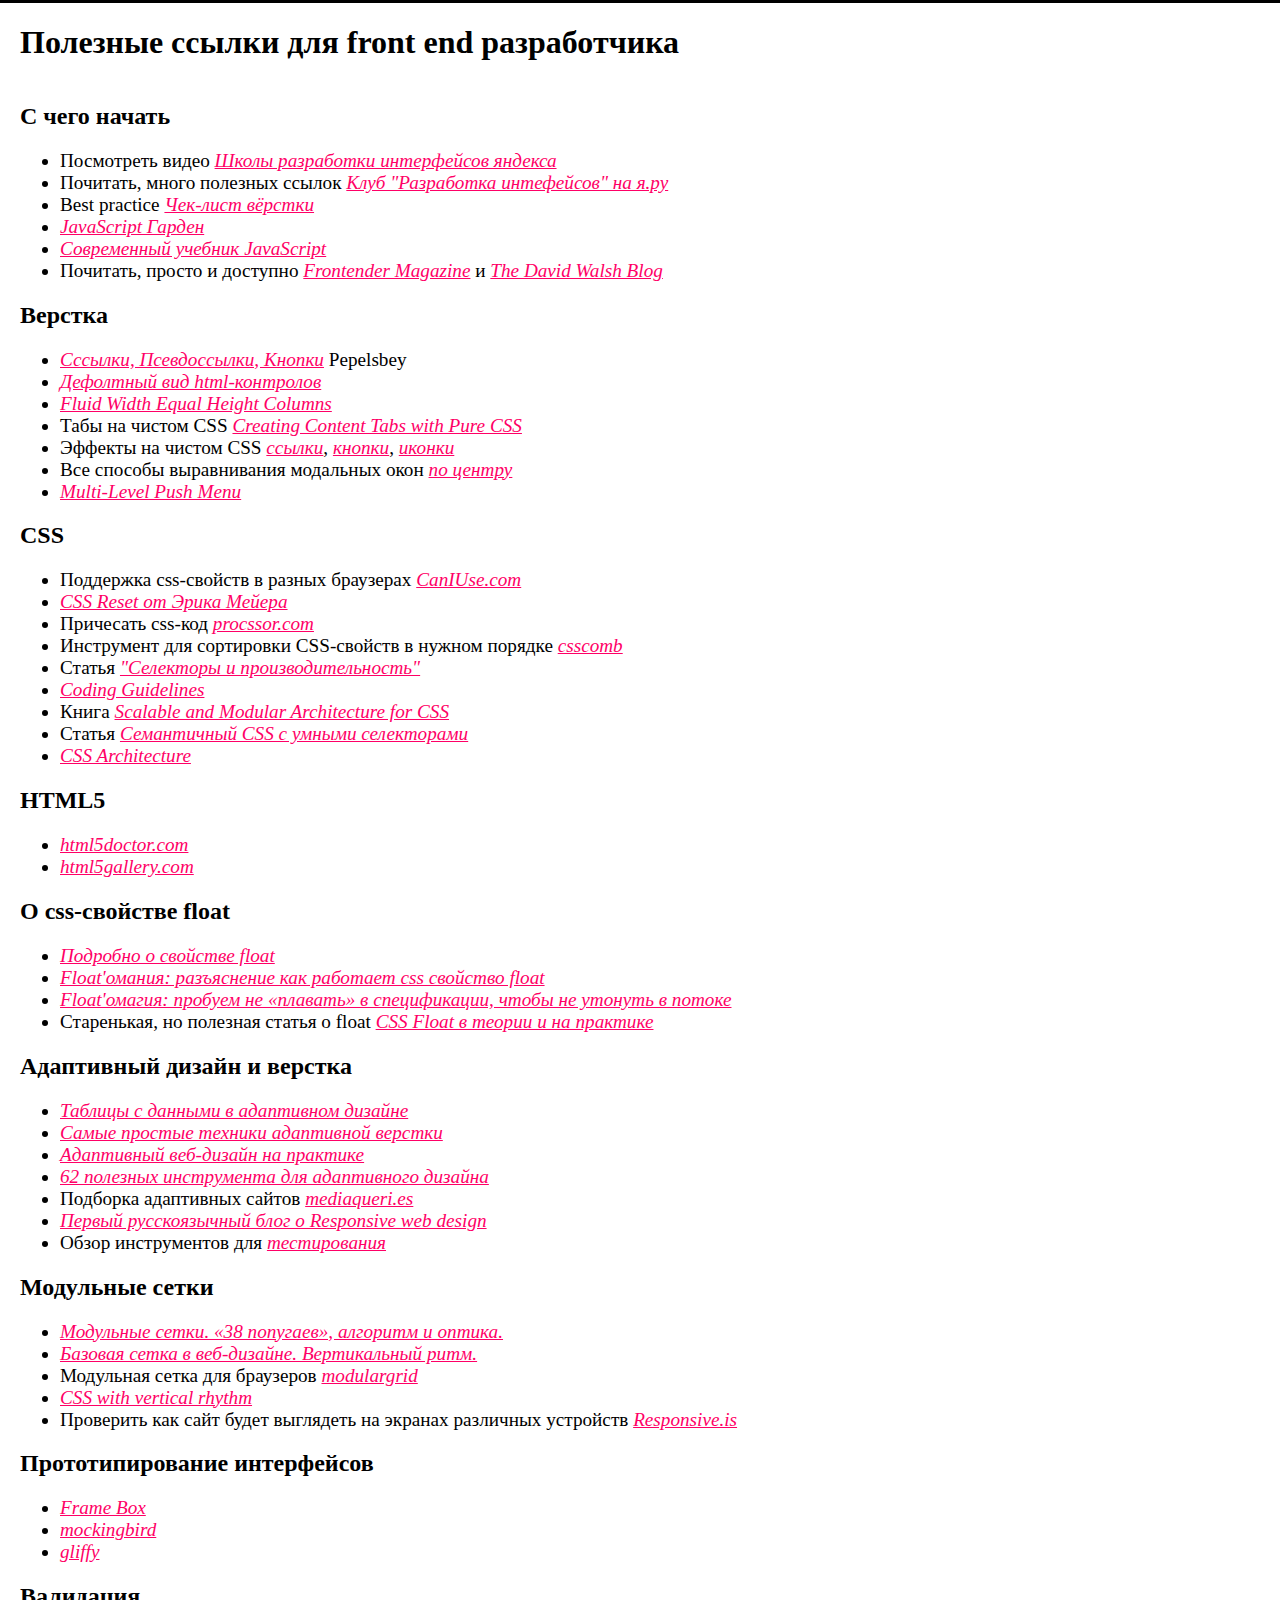
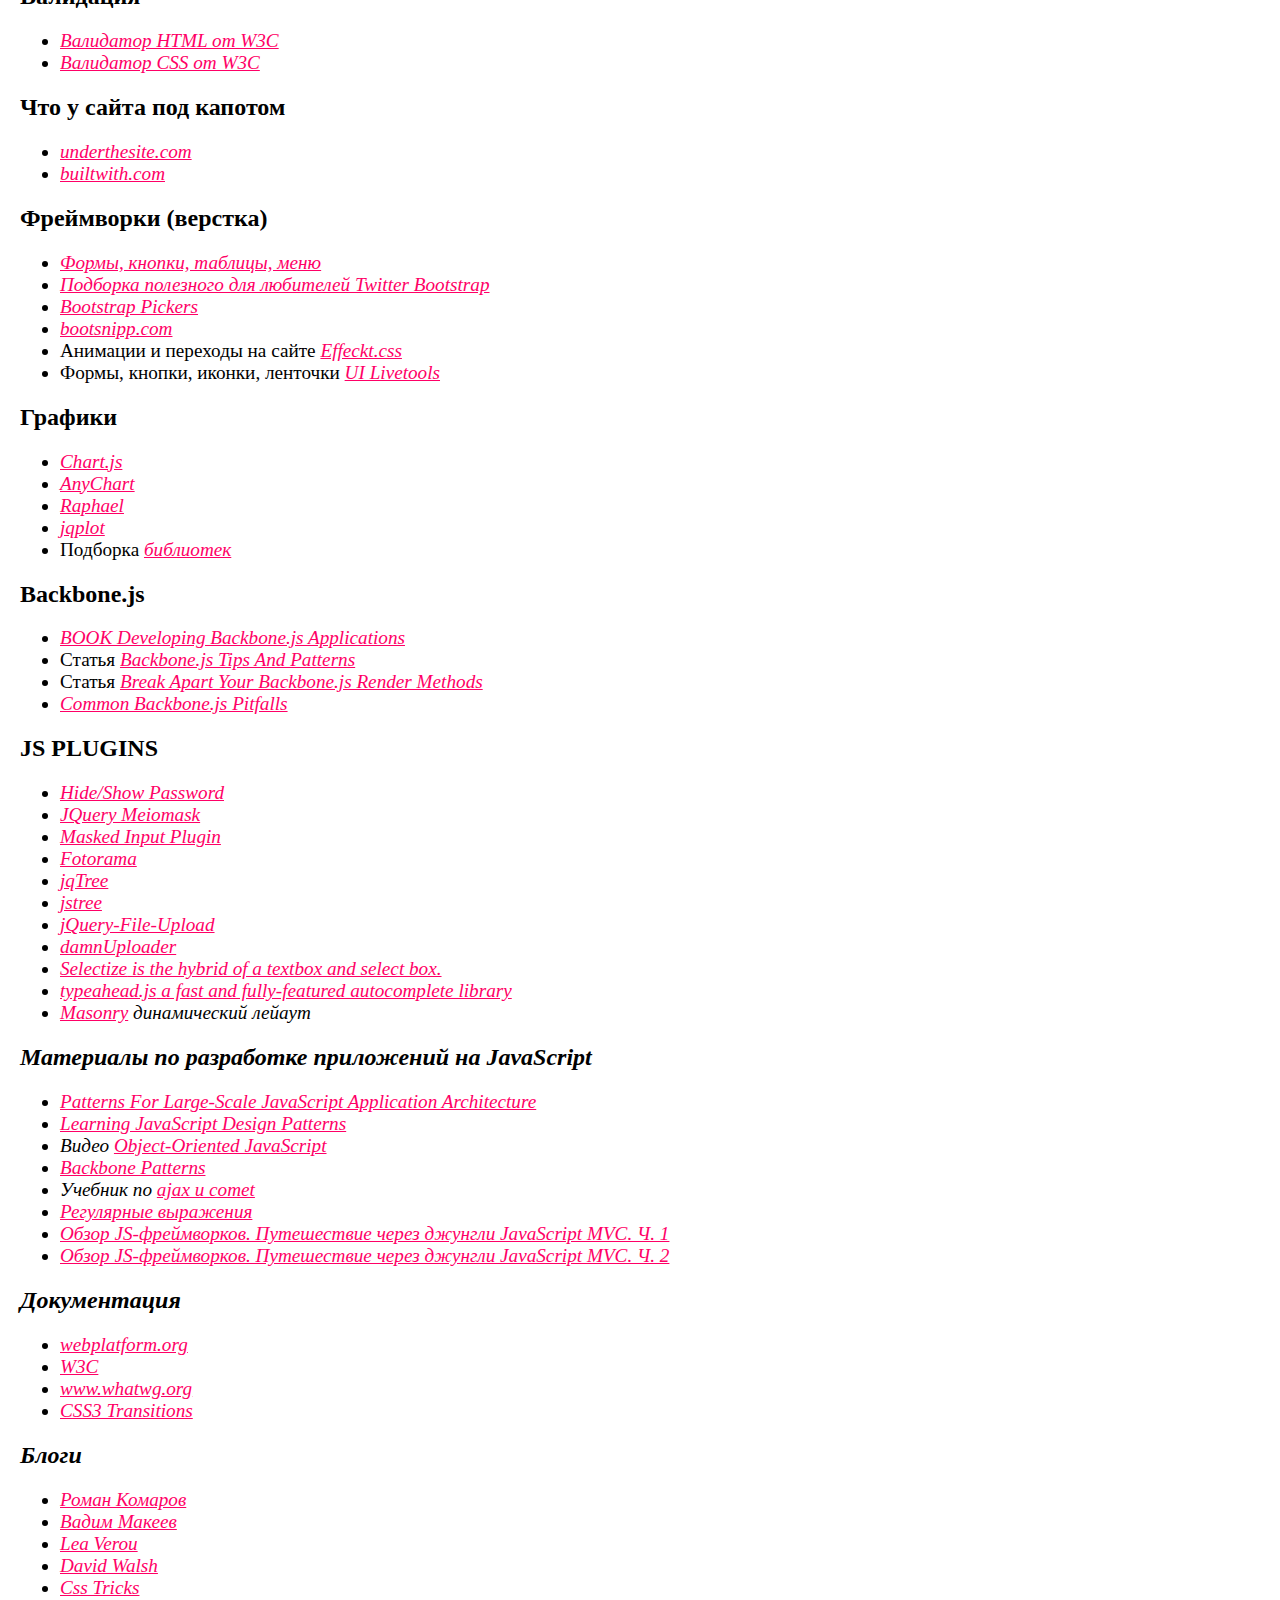
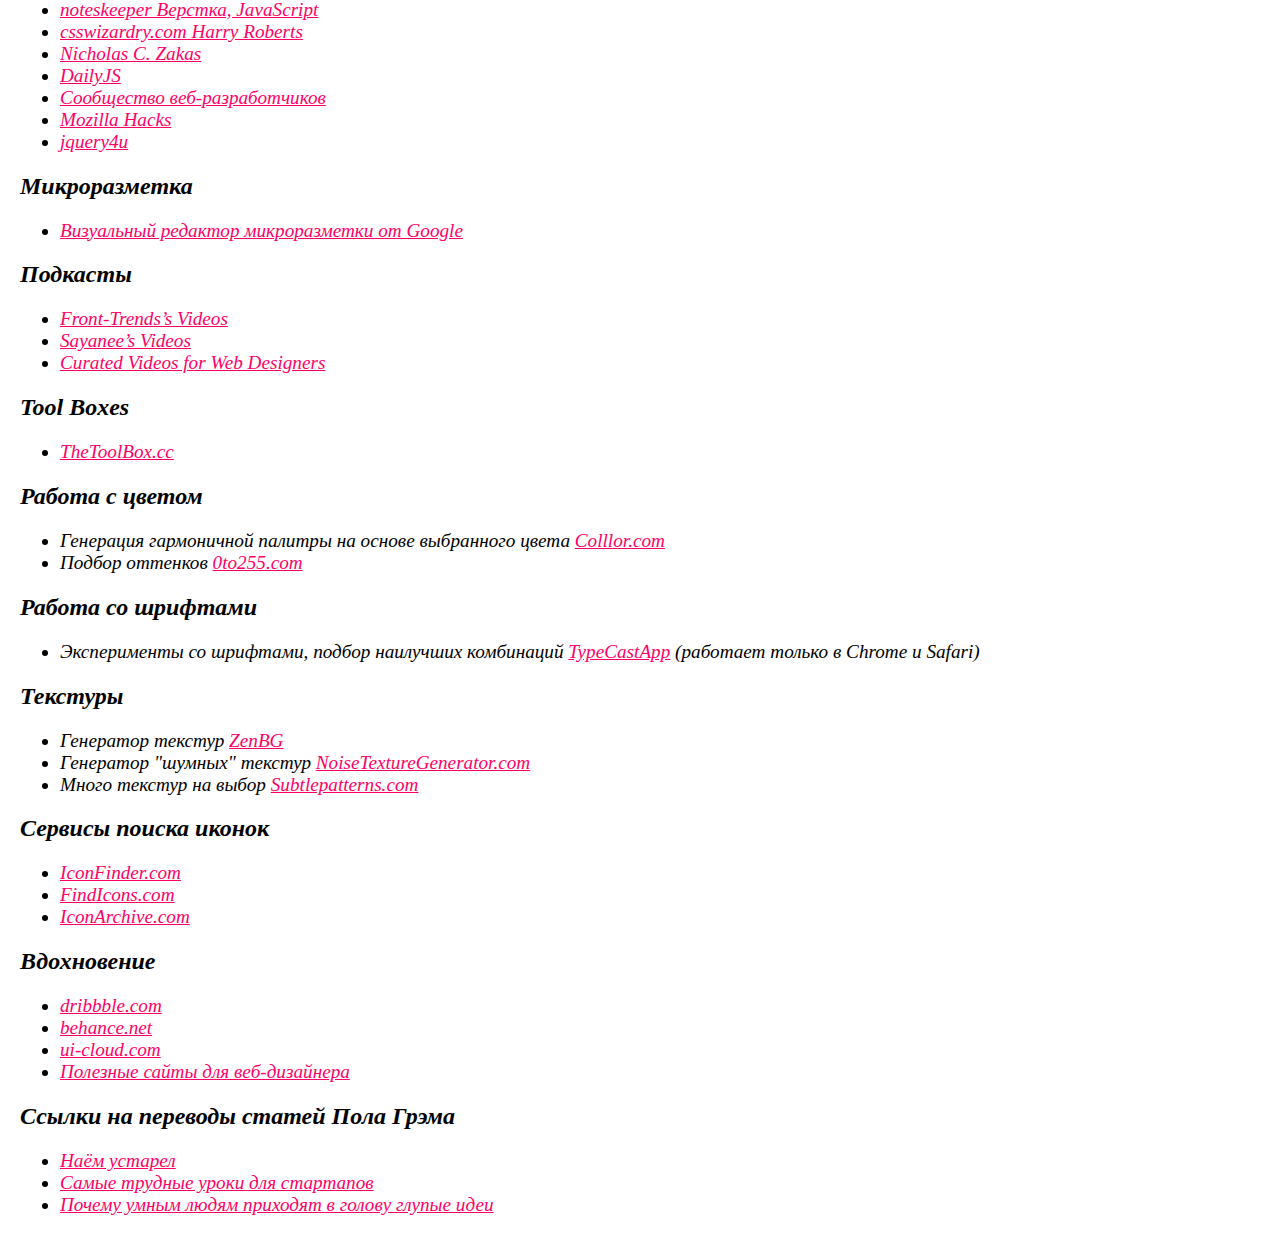
<file: index.html>
<!DOCTYPE HTML>
<html lang="en-US">
    <head>
        <meta charset="UTF-8">
        <link rel="stylesheet" href="normalize.css">
        <link rel="stylesheet" href="style.css">
        <title>Полезные ссылки для front end разработчика</title>
    </head>
    <body>
        
        <header class="site-header">
            <h1>Полезные ссылки для front end разработчика</h1>
        </header>
        
        <section>
            <header>
                <h2>С чего начать</h2>
            </header>
            <ul>
                <li>Посмотреть видео <a href="http://tech.yandex.ru/education/shri/">Школы разработки интерфейсов яндекса</a></li>
                <li>Почитать, много полезных ссылок <a href="http://clubs.ya.ru/ui/" target="_blank">Клуб "Разработка интефейсов" на я.ру</a></li>
                <li>Best practice <a href="http://habrahabr.ru/post/114256/" target="_blank">Чек-лист вёрстки</a></li>
                <li><a href="http://shamansir.github.io/JavaScript-Garden/">JavaScript Гарден</a></li>
                <li><a href="http://learn.javascript.ru/">Современный учебник JavaScript</a></li>
                <li>Почитать, просто и доступно <a href="http://frontender.info/">Frontender Magazine</a> и <a href="http://davidwalsh.name/">The David Walsh Blog</a></li>
            </ul>
        </section>

        <section>
            <header>
                <h2>Верстка</h2>
            </header>
            <ul>
                <li><a href="http://pepelsbey.net/pres/push-it/">Сссылки, Псевдоссылки, Кнопки</a> Pepelsbey</li>
                <li><a href="http://nativeformelements.com/">Дефолтный вид html-контролов</a></li>
                <li><a href="http://css-tricks.com/fluid-width-equal-height-columns/">Fluid Width Equal Height Columns</a></li>
                <li>Табы на чистом CSS <a href="http://www.onextrapixel.com/2013/07/31/creating-content-tabs-with-pure-css/">Creating Content Tabs with Pure CSS</a></li>
                <li>Эффекты на чистом CSS <a href="http://tympanus.net/Development/CreativeLinkEffects/">ссылки</a>, <a href="http://tympanus.net/Development/CreativeButtons/">кнопки</a>, <a href="http://tympanus.net/Development/IconHoverEffects/">иконки</a></li>
                <li>Все способы выравнивания модальных окон <a href="http://codepen.io/shshaw/full/gEiDt">по центру</a></li>
                <li><a href="http://tympanus.net/codrops/2013/08/13/multi-level-push-menu/">Multi-Level Push Menu</a></li>
            </ul>
        </section>
        
        <section>
            <header>
                <h2>CSS</h2>
            </header>
            <ul>
                <li>Поддержка css-свойств в разных браузерах <a href="http://caniuse.com/" target="_blank">CanIUse.com</a></li>
                <li><a href="http://meyerweb.com/eric/tools/css/reset/">CSS Reset от Эрика Мейера</a></li>
                <li>Причесать css-код <a href="http://procssor.com/">procssor.com</a></li>
                <li>Инструмент для сортировки CSS-свойств в нужном порядке <a href="http://csscomb.ru/">csscomb</a></li>
                <li>Статья <a href="http://webhitech.ru/articles/selectors-performance-part-1/">"Селекторы и производительность"</a></li>
                <li><a href="https://github.com/topcoat/topcoat/wiki/Coding-Guidelines">Coding Guidelines</a></li>
                <li>Книга <a href="http://smacss.com/book/categorizing">Scalable and Modular Architecture for CSS</a></li>
                <li>Статья <a href="https://frontender.info/semantic-css-with-intelligent-selectors/">Семантичный CSS с умными селекторами</a></li>
                <li><a href="http://engineering.appfolio.com/2012/11/16/css-architecture/">CSS Architecture</a></li>
            </ul>
        </section>
        
        <section>
            <header>
                <h2>HTML5</h2>
            </header>
            <ul>
                <li><a href="http://html5doctor.com/">html5doctor.com</a></li>
                <li><a href="http://html5gallery.com/">html5gallery.com</a></li>
            </ul>
        </section>
        
        <section>
            <header>
                <h2>О css-свойстве float</h2>
            </header>
            <ul>
                <li><a href="http://habrahabr.ru/post/142486/">Подробно о свойстве float</a></li>
                <li><a href="http://habrahabr.ru/post/136588/">Float'омания: разъяснение как работает css свойство float</a></li>
                <li><a href="http://habrahabr.ru/post/136622/">Float'омагия: пробуем не «плавать» в спецификации, чтобы не утонуть в потоке</a></li>
                <li>Старенькая, но полезная статья о float <a href="http://designformasters.info/posts/css-float-theory-and-practice/">CSS Float в теории и на практике</a></li>
            </ul>
        </section>
        
        <section>
            <header>
                <h2>Адаптивный дизайн и верстка</h2>
            </header>
            <ul>
                <li><a href="http://habrahabr.ru/post/149742/">Таблицы с данными в адаптивном дизайне</a></li>
                <li><a href="http://habrahabr.ru/post/144003/">Самые простые техники адаптивной верстки</a></li>
                <li><a href="http://habrahabr.ru/company/futubra/blog/142735/">Адаптивный веб-дизайн на практике</a></li>
                <li><a href="http://habrahabr.ru/post/142120/">62 полезных инструмента для адаптивного дизайна</a></li>
                <li>Подборка адаптивных сайтов <a href="http://mediaqueri.es/">mediaqueri.es</a></li>
                <li><a href="http://wedeal.ru/blog/">Первый русскоязычный блог о Responsive web design</a></li>
                <li>Обзор инструментов для <a href="http://webuild.envato.com/blog/techniques-for-mobile-and-responsive-cross-browser-testing/">тестирования</a></li>
            </ul>
        </section>
        
        <section>
            <header>
                <h2>Модульные сетки</h2>
            </header>
            <ul>
                <li><a href="http://design-for-business.ru/analytics/articles/id/504">Модульные сетки. «38 попугаев», алгоритм и оптика.</a></li>
                <li><a href="http://designformasters.info/posts/baseline-grid/">Базовая сетка в веб-дизайне. Вертикальный ритм.</a></li>
                <li>Модульная сетка для браузеров <a href="https://github.com/aishek/modulargrid">modulargrid</a></li>
                <li><a href="http://drewish.com/tools/vertical-rhythm">CSS with vertical rhythm</a></li>
                <li>Проверить как сайт будет выглядеть на экранах различных устройств <a href="http://responsive.is" target="_blank">Responsive.is</a></li>
            </ul>
        </section>
        
        <section>
            <header>
                <h2>Прототипирование интерфейсов</h2>
            </header>
            <ul>
                <li><a href="http://framebox.org/">Frame Box</a></li>
                <li><a href="https://gomockingbird.com/">mockingbird</a></li>
                <li><a href="http://www.gliffy.com/">gliffy</a></li>
            </ul>
        </section>
        
        <section>
            <header>
                <h2>Валидация</h2>
            </header>
            <ul>
                <li><a href="http://validator.w3.org/">Валидатор HTML от W3C</a></li>
                <li><a href="http://jigsaw.w3.org/css-validator/">Валидатор CSS от W3C</a></li>
            </ul>
        </section>
        
        <section>
            <header>
                <h2>Что у сайта под капотом</h2>
            </header>
            <ul>
                <li><a href="http://underthesite.com/">underthesite.com</a></li>
                <li><a href="http://builtwith.com/">builtwith.com</a></li>
            </ul>
        </section>
        
        <section>
            <header>
                <h2>Фреймворки (верстка)</h2>
            </header>
            <ul>
                <li><a href="http://purecss.io/">Формы, кнопки, таблицы, меню</a></li>
                <li><a href="http://habrahabr.ru/post/154687/">Подборка полезного для любителей Twitter Bootstrap</a></li>
                <li><a href="http://bootstrapformhelpers.com/">Bootstrap Pickers</a></li>
                <li><a href="http://bootsnipp.com/">bootsnipp.com</a></li>
                <li>Анимации и переходы на сайте <a href="http://h5bp.github.io/Effeckt.css/dist/">Effeckt.css</a></li>
                <li>Формы, кнопки, иконки, ленточки <a href="http://livetools.uiparade.com/" target="_blank">UI Livetools</a></li>
            </ul>
        </section>
        
        <section>
            <header>
                <h2>Графики</h2>
            </header>
            <ul>
                <li><a href="http://www.chartjs.org/docs/">Chart.js</a></li>
                <li><a href="http://www.anychart.com/home/">AnyChart</a></li>
                <li><a href="http://raphaeljs.com/">Raphael</a></li>
                <li><a href="http://www.jqplot.com/tests/bar-charts.php">jqplot</a></li>
                <li>Подборка <a href="http://inspiretrends.com/11-javascript-toolkit-for-creating-charts-and-graphs/">библиотек</a></li>
            </ul>
        </section>
        
        <section>
            <header>
                <h2>Backbone.js</h2>
            </header>
            <ul>
                <li><a href="http://addyosmani.github.io/backbone-fundamentals/">BOOK Developing Backbone.js Applications</a></li>
                <li>Статья <a href="http://coding.smashingmagazine.com/2013/08/09/backbone-js-tips-patterns/">Backbone.js Tips And Patterns</a></li>
                <li>Статья <a href="http://ianstormtaylor.com/break-apart-your-backbonejs-render-methods/">Break Apart Your Backbone.js Render Methods</a></li>
                <li><a href="http://ozkatz.github.io/avoiding-common-backbonejs-pitfalls.html">Common Backbone.js Pitfalls</a></li>
            </ul>
        </section>
        
        <section>
            <header>
                <h2>JS PLUGINS</h2>
            </header>
            <ul>
                <li><a href="https://github.com/cloudfour/hideShowPassword">Hide/Show Password</a></li>
                <li><a href="http://www.meiocodigo.com/projects/meiomask/">JQuery Meiomask</a></li>
                <li><a href="http://digitalbush.com/projects/masked-input-plugin/">Masked Input Plugin</a></li>
                <li><a href="http://fotorama.io/">Fotorama</a></li>
                <li><a href="http://mbraak.github.io/jqTree/">jqTree</a></li>
                <li><a href="http://www.jstree.com/">jstree</a></li>
                <li><a href="http://blueimp.github.io/jQuery-File-Upload/">jQuery-File-Upload</a></li>
                <li><a href="https://github.com/safronizator/damnUploader">damnUploader</a></li>
                <li><a href="http://brianreavis.github.io/selectize.js/"><i>Selectize</i> is the hybrid of a textbox and select box.</a></li>
                <li><a href="http://twitter.github.io/typeahead.js/"><i>typeahead.js<i/> a fast and fully-featured autocomplete library</a></li>
                <li><a href="http://masonry.desandro.com//"><i>Masonry<i/></a> динамический лейаут</li>
            </ul>
        </section>
        
        <section>
            <header>
                <h2>Материалы по разработке приложений на JavaScript</h2>
            </header>
            <ul>
                <li><a href="http://www.addyosmani.com/largescalejavascript/">Patterns For Large-Scale JavaScript Application Architecture</a></li>
                <li><a href="http://www.addyosmani.com/resources/essentialjsdesignpatterns/book/">Learning JavaScript Design Patterns</a></li>
                <li>Видео <a href="http://www.objectplayground.com/">Object-Oriented JavaScript</a></li>
                <li><a href="http://ricostacruz.com/backbone-patterns/">Backbone Patterns</a></li>
                <li>Учебник по <a href="http://javascript.ru/ajax/comet">ajax и comet</a></li>
                <li><a href="http://javascript.ru/basic/regular-expression">Регулярные выражения</a></li>
                <li><a href="http://habrahabr.ru/post/149594/">Обзор JS-фреймворков. Путешествие через джунгли JavaScript MVC. Ч. 1</a></li>
                <li><a href="http://habrahabr.ru/post/149872/">Обзор JS-фреймворков. Путешествие через джунгли JavaScript MVC. Ч. 2</a></li>
            </ul>
        </section>
        
        <section>
            <header>
                <h2>Документация</h2>
            </header>
            <ul>
                <li><a href="http://docs.webplatform.org/wiki/Main_Page">webplatform.org</a></li>
                <li><a href="http://www.w3.org/standards/">W3C</a></li>
                <li><a href="http://www.whatwg.org/">www.whatwg.org</a></li>
                <li><a href="http://www.w3.org/TR/css3-transitions/">CSS3 Transitions</a></li>
            </ul>
        </section>
        
        <section>
            <header>
                <h2>Блоги</h2>
            </header>
            <ul>
                <li><a href="http://kizu.ru/">Роман Комаров</a></li>
                <li><a href="http://pepelsbey.net/">Вадим Макеев</a></li>
                <li><a href="http://lea.verou.me/">Lea Verou</a></li>
                <li><a href="http://davidwalsh.name/">David Walsh</a></li>
                <li><a href="http://css-tricks.com/">Css Tricks</a></li>
                <li><a href="http://noteskeeper.ru/">noteskeeper Верстка, JavaScript</a></li>
                <li><a href="http://csswizardry.com/">csswizardry.com Harry Roberts</a></li>
                <li><a href="www.nczonline.net/">Nicholas C. Zakas</a></li>
                <li><a href="http://dailyjs.com/">DailyJS</a></li>
                <li><a href="http://ru-webdev.livejournal.com/">Сообщество веб-разработчиков</a></li>
                <li><a href="https://hacks.mozilla.org/">Mozilla Hacks</a></li>
                <li><a href="http://www.jquery4u.com/">jquery4u</a></li>
            </ul>
        </section>
        
        <section>
            <header>
                <h2>Микроразметка</h2>
            </header>
            <ul>
                <li><a href="https://www.google.com/webmasters/markup-helper/u/0/">Визуальный редактор микроразметки от Google</a></li>
            </ul>
        </section>
        
        <section>
            <header>
                <h2>Подкасты</h2>
            </header>
            <ul>
                <li><a href="https://vimeo.com/fronttrends/videos">Front-Trends’s Videos</a></li>
                <li><a href="https://vimeo.com/sayanee/videos">Sayanee’s Videos</a></li>
                <li><a href="http://www.videry.me/">Curated Videos for Web Designers</a></li>
            </ul>
        </section>
        
        <section>
            <header>
                <h2>Tool Boxes</h2>
            </header>
            <ul>
                <li><a href="http://www.thetoolbox.cc/">TheToolBox.cc</a></li>
            </ul>
        </section>
        
        <section>
            <header>
                <h2>Работа с цветом</h2>
            </header>
            <ul>
                <li>Генерация гармоничной палитры на основе выбранного цвета <a href="http://colllor.com/" target="_blank">Colllor.com</a></li>
                <li>Подбор оттенков <a href="http://0to255.com/" target="_blank">0to255.com</a></li>
            </ul>
        </section>
        
        <section>
            <header>
                <h2>Работа со шрифтами</h2>
            </header>
            <ul>
                <li>Эксперименты со шрифтами, подбор наилучших комбинаций <a href="http://beta.typecastapp.com/" target="_blank">TypeCastApp</a> (работает только в Chrome и Safari)</li>
            </ul>
        </section>
        
        <section>
            <header>
                <h2>Текстуры</h2>
            </header>
            <ul>
                <li>Генератор текстур <a href="http://mudcu.be/bg/" target="_blank">ZenBG</a></li>
                <li>Генератор "шумных" текстур <a href="http://www.noisetexturegenerator.com/" target="_blank">NoiseTextureGenerator.com</a></li>
                <li>Много текстур на выбор <a href="http://subtlepatterns.com/" target="_blank">Subtlepatterns.com</a></li>
            </ul>
        </section>
        
        <section>
            <header>
                <h2>Сервисы поиска иконок</h2>
            </header>
            <ul>
                <li><a href="http://www.iconfinder.com/" target="_blank">IconFinder.com</a></li>
                <li><a href="http://findicons.com/" target="_blank">FindIcons.com</a></li>
                <li><a href="http://www.iconarchive.com/" target="_blank">IconArchive.com</a></li>
            </ul>
        </section>
        
        <section>
            <header>
                <h2>Вдохновение</h2>
            </header>
            <ul>
                <li><a href="http://dribbble.com/">dribbble.com</a></li>
                <li><a href="http://www.behance.net/">behance.net</a></li>
                <li><a href="http://ui-cloud.com/">ui-cloud.com</a></li>
                <li><a href="http://www.dejurka.ru/web-design/best-websites-for-designers/">Полезные сайты для веб-дизайнера</a></li>
            </ul>
        </section>
        
        <section>
            <header>
                <h2>Ссылки на переводы статей Пола Грэма</h2>
            </header>
            <ul>
                <li><a href="http://www.perevedem.ru/article/hiring_is_obsolete_full.htm">Наём устарел</a></li>
                <li><a href="http://www.perevedem.ru/article/hardest_lessons.htm">Самые трудные уроки для стартапов</a></li>
                <li><a href="http://www.perevedem.ru/article/why-smart-people-have-bad-ideas.htm">Почему умным людям приходят в голову глупые идеи</a></li>
            </ul>
        </section>
      
    </body>
</html>
</file>
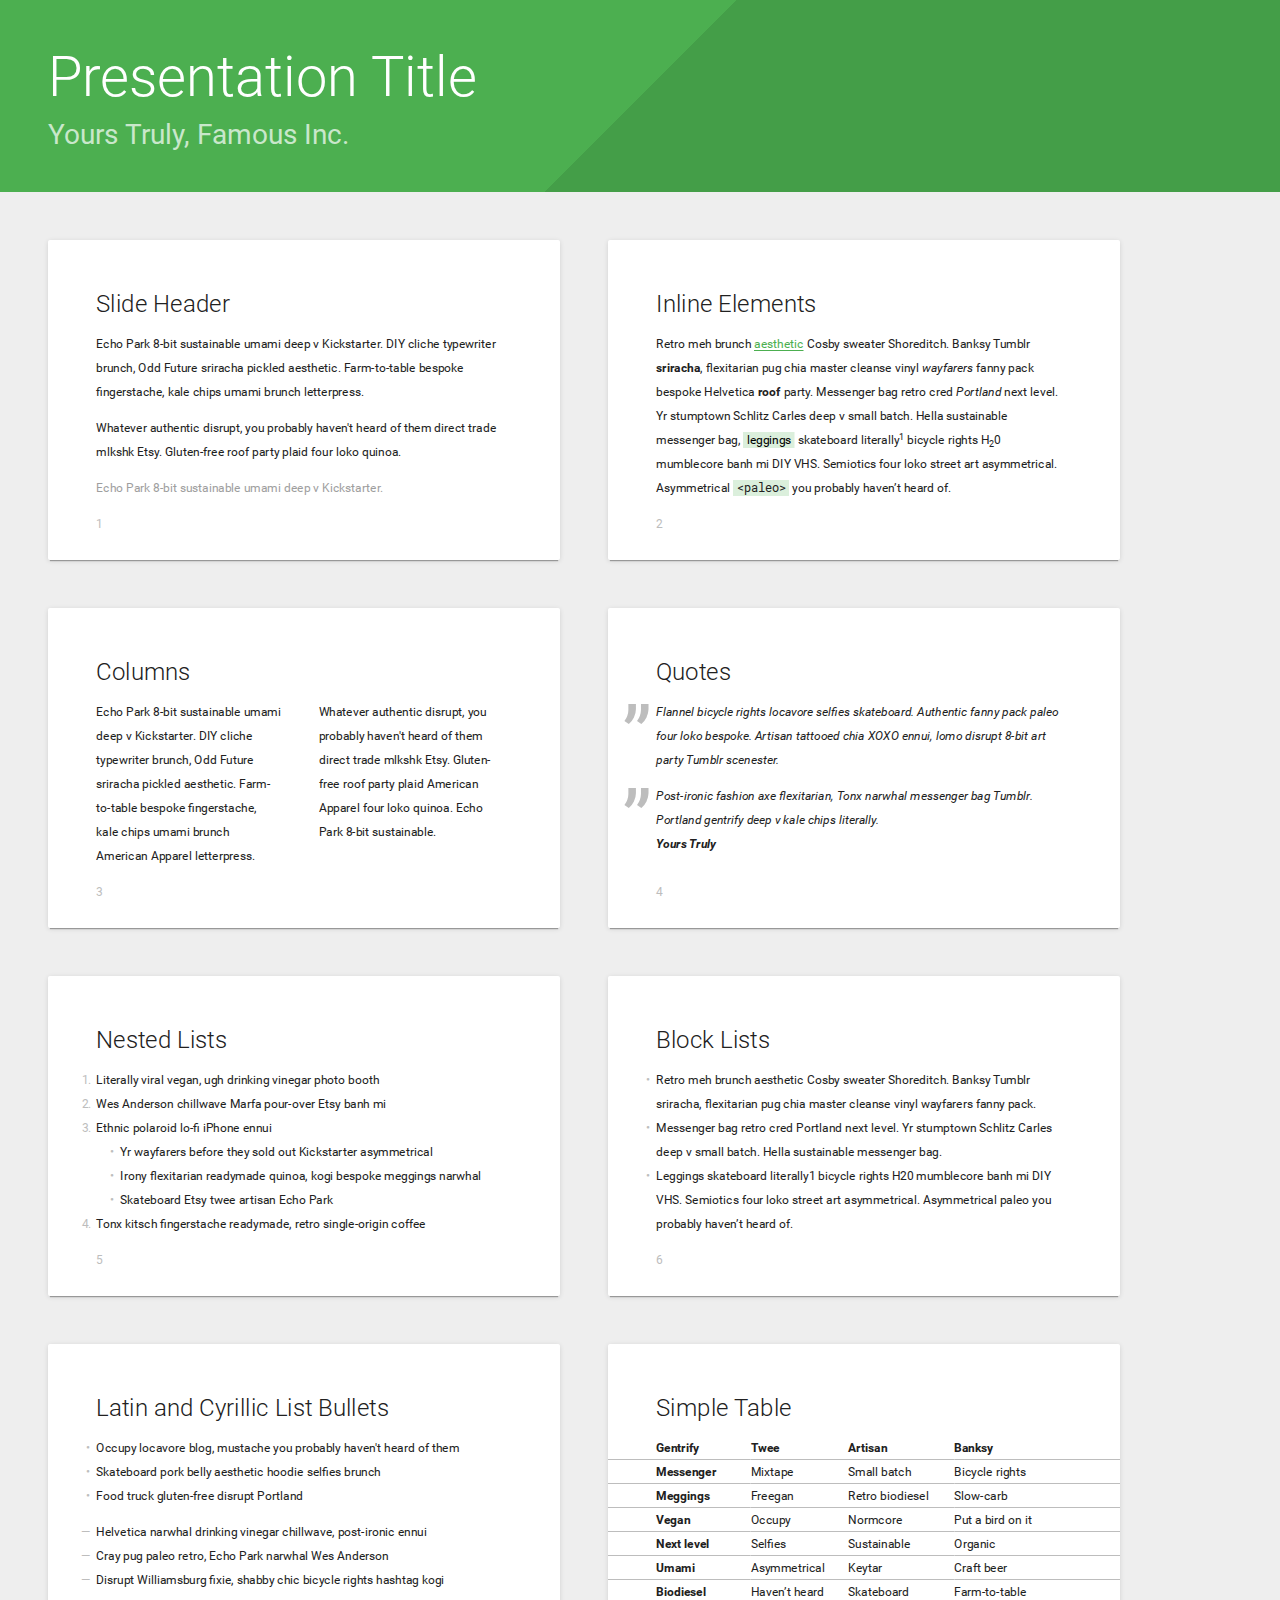
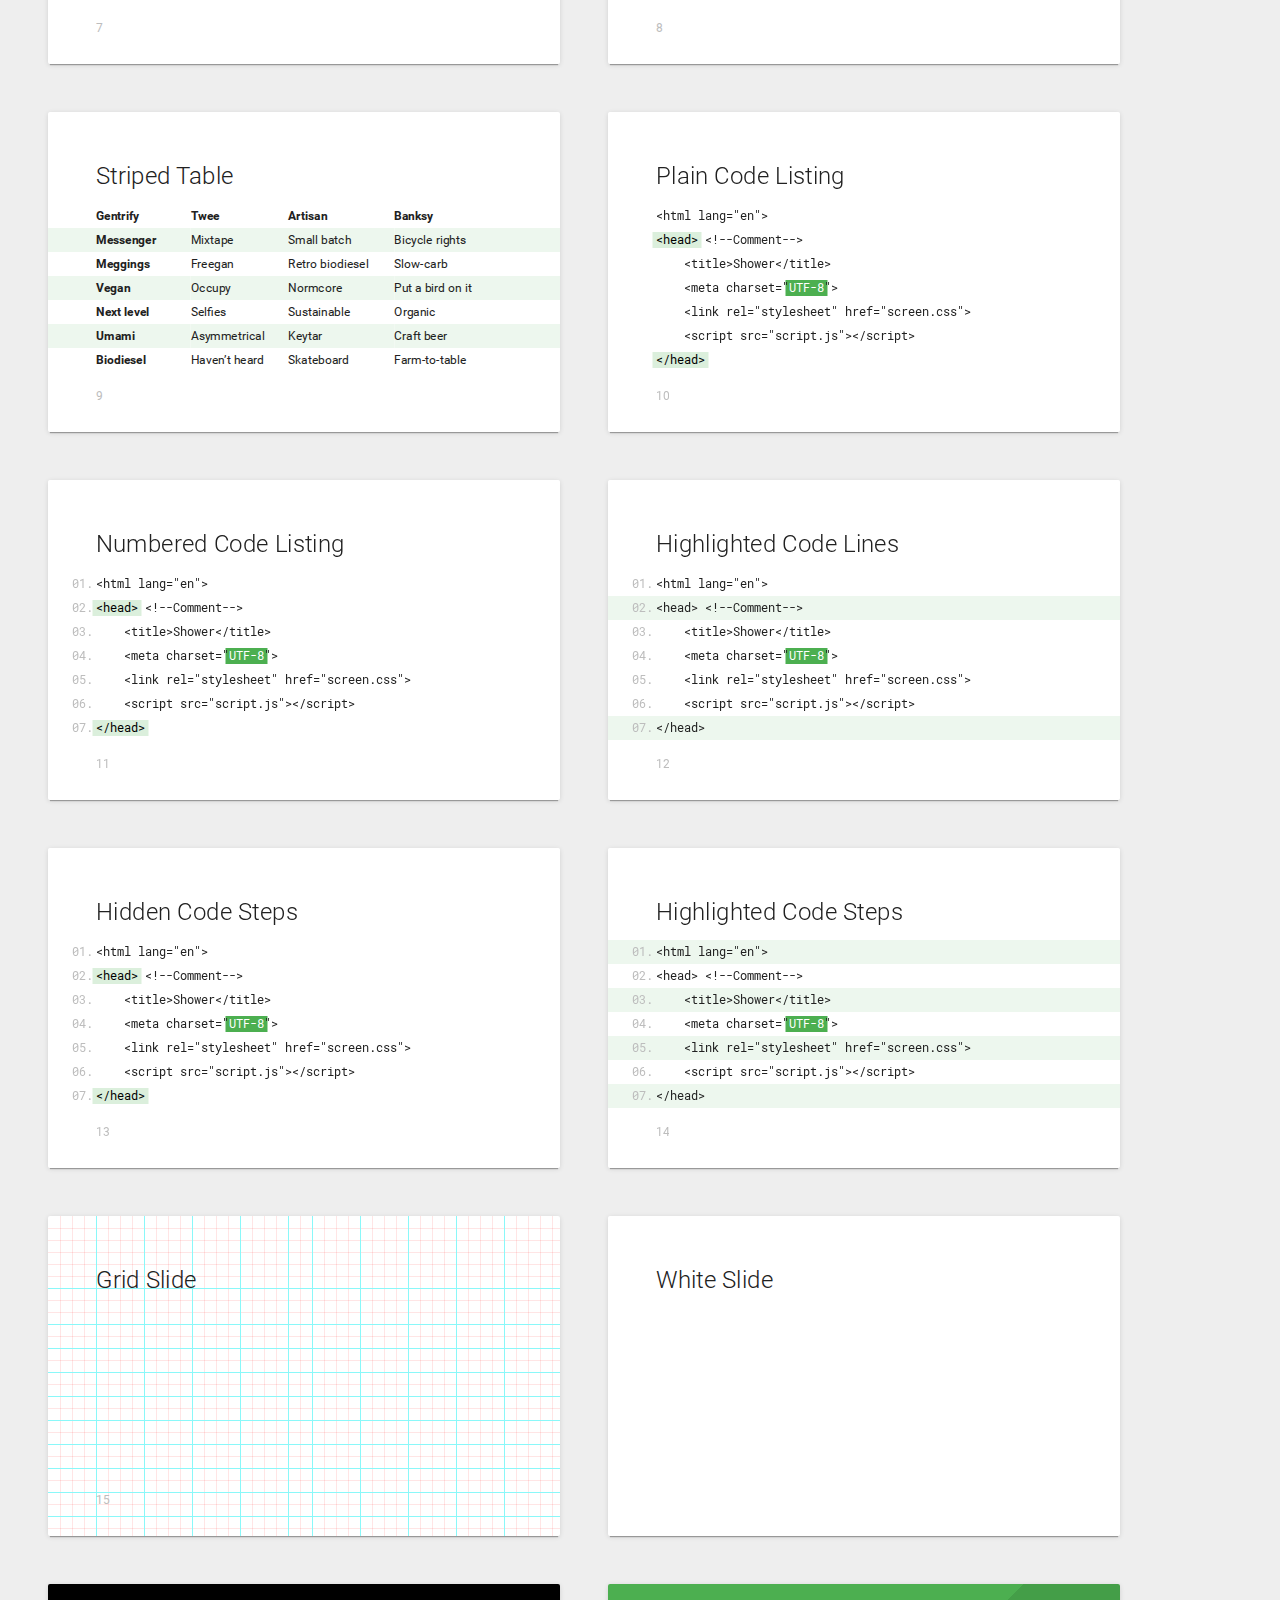
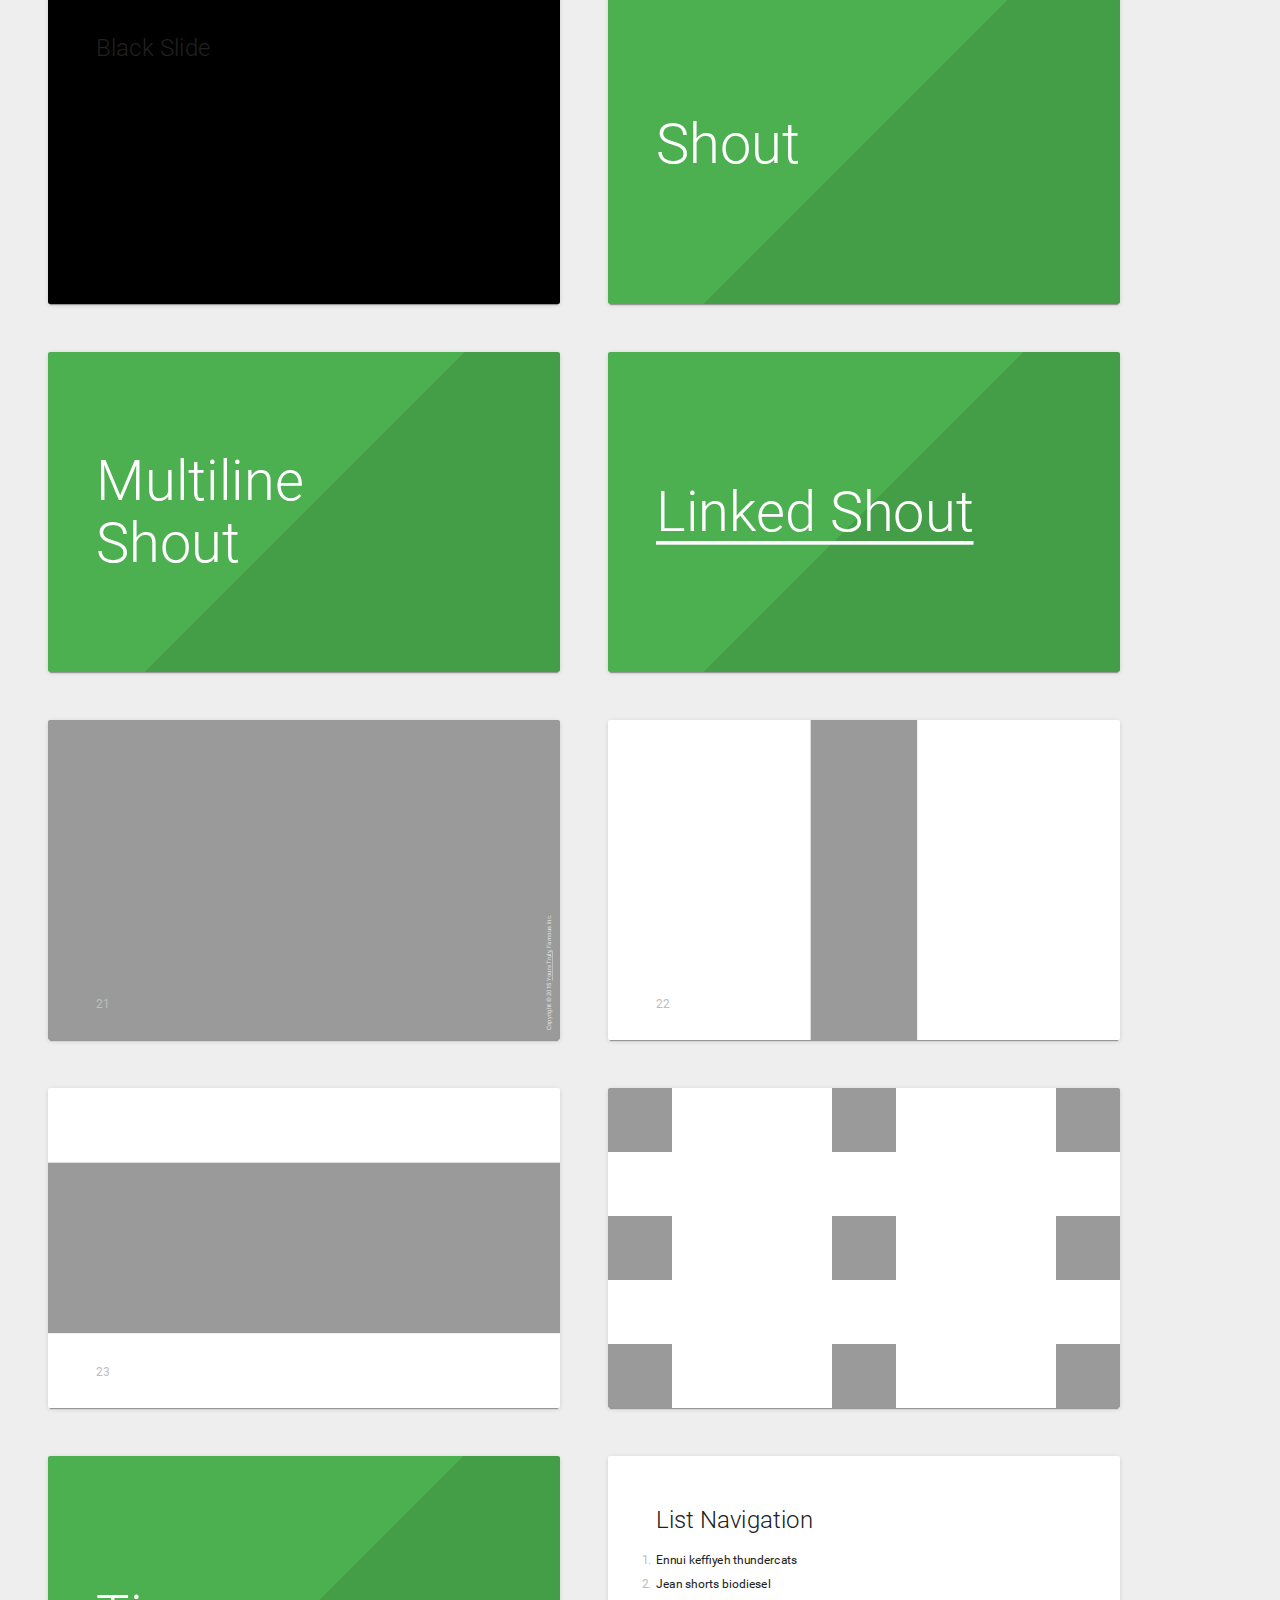
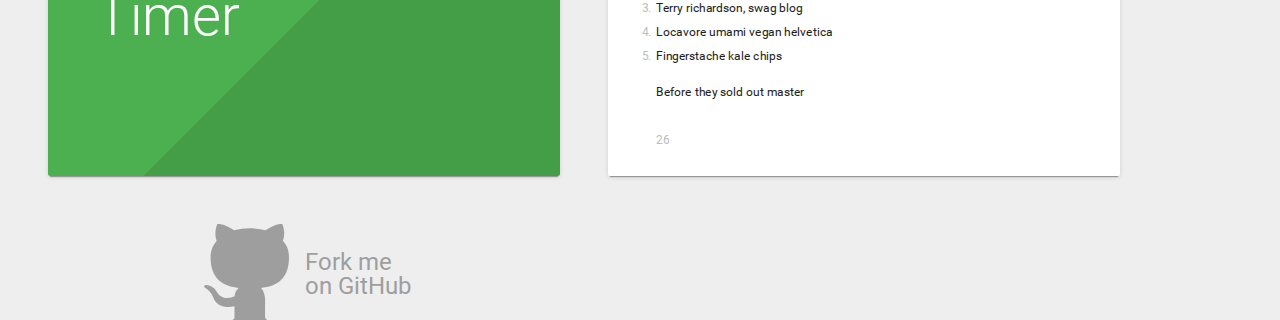
<file: style_guides/shower/themes/material/index.html>
<!DOCTYPE html>
<html lang="en">
<head>
	<title>Material theme for Shower</title>
	<meta charset="utf-8">
	<meta http-equiv="x-ua-compatible" content="ie=edge">
	<meta name="viewport" content="width=device-width, initial-scale=1, maximum-scale=1">
	<link rel="stylesheet" href="styles/screen-16x10.css">
</head>
<body class="shower list">
	<header class="caption">
		<h1>Presentation Title</h1>
		<p><a href="">Yours Truly</a>, Famous Inc.</p>
	</header>
	<section class="slide">
		<h2>Slide Header</h2>
		<p>Echo Park 8-bit sustainable umami deep v Kickstarter. DIY cliche typewriter brunch, Odd Future sriracha pickled aesthetic. Farm-to-table bespoke fingerstache, kale chips umami brunch letterpress.</p>
		<p>Whatever authentic disrupt, you probably haven't heard of them direct trade mlkshk Etsy. Gluten-free roof party plaid four loko quinoa.</p>
		<p class="note">Echo Park 8-bit sustainable umami deep v Kickstarter.</p>
	</section>
	<section class="slide">
		<h2>Inline Elements</h2>
		<p>Retro meh brunch <a href="">aesthetic</a> Cosby sweater Shoreditch. Banksy Tumblr <strong>sriracha</strong>, flexitarian pug chia master cleanse vinyl <em>wayfarers</em> fanny pack bespoke Helvetica <b>roof</b> party. Messenger bag retro cred <i>Portland</i> next level. Yr stumptown Schlitz Carles deep v small batch. Hella sustainable messenger bag, <mark>leggings</mark> skateboard literally<sup>1</sup> bicycle rights H<sub>2</sub>0 mumblecore banh mi DIY VHS. Semiotics four loko street art asymmetrical. Asymmetrical <code>&lt;paleo&gt;</code> you probably haven’t heard of.</p>
		<footer class="footer">
			<p>Retro meh brunch <a href="">aesthetic</a> Cosby sweater Shoreditch. Banksy Tumblr <strong>sriracha</strong>, flexitarian pug chia master cleanse vinyl <em>wayfarers</em> fanny pack bespoke Helvetica <b>roof</b> party. Messenger bag retro cred <i>Portland</i> next level. Yr stumptown Schlitz Carles deep v small batch. Hella sustainable messenger bag, <mark>leggings</mark> skateboard literally<sup>1</sup> bicycle rights H<sub>2</sub>0 mumblecore banh mi DIY VHS. Semiotics four loko street art asymmetrical. Asymmetrical <code>&lt;paleo&gt;</code> you probably haven’t heard of.</p>
		</footer>
	</section>
	<section class="slide">
		<h2>Columns</h2>
		<p class="double">Echo Park 8-bit sustainable umami deep v Kickstarter. DIY cliche typewriter brunch, Odd Future sriracha pickled aesthetic. Farm-to-table bespoke fingerstache, kale chips umami brunch American Apparel letterpress. Whatever authentic disrupt, you probably haven't heard of them direct trade mlkshk Etsy. Gluten-free roof party plaid American Apparel four loko quinoa. Echo Park 8-bit sustainable.</p>
	</section>
	<section class="slide">
		<h2>Quotes</h2>
		<blockquote>
			<p>Flannel bicycle rights locavore selfies skateboard. Authentic fanny pack paleo four loko bespoke. Artisan tattooed chia XOXO ennui, lomo disrupt 8-bit art party Tumblr scenester.</p>
		</blockquote>
		<figure>
			<blockquote>
				<p>Post-ironic fashion axe flexitarian, Tonx narwhal messenger bag Tumblr. Portland gentrify deep v kale chips literally.</p>
			</blockquote>
			<figcaption>Yours Truly</figcaption>
		</figure>
	</section>
	<section class="slide">
		<h2>Nested Lists</h2>
		<ol>
			<li>Literally viral vegan, ugh drinking vinegar photo booth</li>
			<li>Wes Anderson chillwave Marfa pour-over Etsy banh mi</li>
			<li>Ethnic polaroid lo-fi iPhone ennui
				<ul>
					<li>Yr wayfarers before they sold out Kickstarter asymmetrical</li>
					<li>Irony flexitarian readymade quinoa, kogi bespoke meggings narwhal</li>
					<li>Skateboard Etsy twee artisan Echo Park</li>
				</ul>
			</li>
			<li>Tonx kitsch fingerstache readymade, retro single-origin coffee</li>
		</ol>
	</section>
	<section class="slide">
		<h2>Block Lists</h2>
		<ul>
			<li>Retro meh brunch aesthetic Cosby sweater Shoreditch. Banksy Tumblr sriracha, flexitarian pug chia master cleanse vinyl wayfarers fanny pack.</li>
			<li>Messenger bag retro cred Portland next level. Yr stumptown Schlitz Carles deep v small batch. Hella sustainable messenger bag.</li>
			<li>Leggings skateboard literally1 bicycle rights H20 mumblecore banh mi DIY VHS. Semiotics four loko street art asymmetrical. Asymmetrical paleo you probably haven’t heard of.</li>
		</ul>
	</section>
	<section class="slide">
		<h2>Latin and Cyrillic List Bullets</h2>
		<ul lang="en">
			<li>Occupy locavore blog, mustache you probably haven't heard of them</li>
			<li>Skateboard pork belly aesthetic hoodie selfies brunch</li>
			<li>Food truck gluten-free disrupt Portland</li>
		</ul>
		<ul lang="ru">
			<li>Helvetica narwhal drinking vinegar chillwave, post-ironic ennui</li>
			<li>Cray pug paleo retro, Echo Park narwhal Wes Anderson</li>
			<li>Disrupt Williamsburg fixie, shabby chic bicycle rights hashtag kogi</li>
		</ul>
	</section>
	<section class="slide">
		<h2>Simple Table</h2>
		<table>
		<tr>
			<th scope="col">Gentrify</th>
			<th>Twee</th>
			<th>Artisan</th>
			<th>Banksy</th>
		</tr>
		<tr>
			<th scope="row">Messenger</th>
			<td>Mixtape</td>
			<td>Small batch</td>
			<td>Bicycle rights</td>
		</tr>
		<tr>
			<th scope="row">Meggings</th>
			<td>Freegan</td>
			<td>Retro biodiesel</td>
			<td>Slow-carb</td>
		</tr>
		<tr>
			<th scope="row">Vegan</th>
			<td>Occupy</td>
			<td>Normcore</td>
			<td>Put a bird on it</td>
		</tr>
		<tr>
			<th scope="row">Next level</th>
			<td>Selfies</td>
			<td>Sustainable</td>
			<td>Organic</td>
		</tr>
		<tr>
			<th scope="row">Umami</th>
			<td>Asymmetrical</td>
			<td>Keytar</td>
			<td>Craft beer</td>
		</tr>
		<tr>
			<th scope="row">Biodiesel</th>
			<td>Haven’t heard</td>
			<td>Skateboard</td>
			<td>Farm-to-table</td>
		</tr>
		</table>
	</section>
	<section class="slide">
		<h2>Striped Table</h2>
		<table class="striped">
		<tr>
			<th scope="col">Gentrify</th>
			<th>Twee</th>
			<th>Artisan</th>
			<th>Banksy</th>
		</tr>
		<tr>
			<th scope="row">Messenger</th>
			<td>Mixtape</td>
			<td>Small batch</td>
			<td>Bicycle rights</td>
		</tr>
		<tr>
			<th scope="row">Meggings</th>
			<td>Freegan</td>
			<td>Retro biodiesel</td>
			<td>Slow-carb</td>
		</tr>
		<tr>
			<th scope="row">Vegan</th>
			<td>Occupy</td>
			<td>Normcore</td>
			<td>Put a bird on it</td>
		</tr>
		<tr>
			<th scope="row">Next level</th>
			<td>Selfies</td>
			<td>Sustainable</td>
			<td>Organic</td>
		</tr>
		<tr>
			<th scope="row">Umami</th>
			<td>Asymmetrical</td>
			<td>Keytar</td>
			<td>Craft beer</td>
		</tr>
		<tr>
			<th scope="row">Biodiesel</th>
			<td>Haven’t heard</td>
			<td>Skateboard</td>
			<td>Farm-to-table</td>
		</tr>
		</table>
	</section>
	<section class="slide">
		<h2>Plain Code Listing</h2>
		<pre><code>&lt;html lang="en"&gt;
<mark>&lt;head&gt;</mark> <span class="comment">&lt;!--Comment--&gt;</span>
	&lt;title&gt;Shower&lt;/title&gt;
	&lt;meta charset="<mark class="important">UTF-8</mark>"&gt;
	&lt;link rel="stylesheet" href="screen.css"&gt;
	&lt;script src="script.js"&gt;&lt;/script&gt;
<mark>&lt;/head&gt;</mark></code></pre>
	</section>
	<section class="slide">
		<h2>Numbered Code Listing</h2>
		<pre>
			<code>&lt;html lang="en"&gt;</code>
			<code><mark>&lt;head&gt;</mark> <span class="comment">&lt;!--Comment--&gt;</span></code>
			<code>	&lt;title&gt;Shower&lt;/title&gt;</code>
			<code>	&lt;meta charset="<mark class="important">UTF-8</mark>"&gt;</code>
			<code>	&lt;link rel="stylesheet" href="screen.css"&gt;</code>
			<code>	&lt;script src="script.js"&gt;&lt;/script&gt;</code>
			<code><mark>&lt;/head&gt;</mark></code>
		</pre>
	</section>
	<section class="slide">
		<h2>Highlighted Code Lines</h2>
		<pre>
			<code>&lt;html lang="en"&gt;</code>
			<code class="mark">&lt;head&gt; <span class="comment">&lt;!--Comment--&gt;</span></code>
			<code>	&lt;title&gt;Shower&lt;/title&gt;</code>
			<code>	&lt;meta charset="<mark class="important">UTF-8</mark>"&gt;</code>
			<code>	&lt;link rel="stylesheet" href="screen.css"&gt;</code>
			<code>	&lt;script src="script.js"&gt;&lt;/script&gt;</code>
			<code class="mark">&lt;/head&gt;</code>
		</pre>
	</section>
	<section class="slide">
		<h2>Hidden Code Steps</h2>
		<pre>
			<code class="next">&lt;html lang="en"&gt;</code>
			<code class="next"><mark>&lt;head&gt;</mark> <span class="comment">&lt;!--Comment--&gt;</span></code>
			<code class="next">	&lt;title&gt;Shower&lt;/title&gt;</code>
			<code class="next">	&lt;meta charset="<mark class="important">UTF-8</mark>"&gt;</code>
			<code class="next">	&lt;link rel="stylesheet" href="screen.css"&gt;</code>
			<code class="next">	&lt;script src="script.js"&gt;&lt;/script&gt;</code>
			<code class="next"><mark>&lt;/head&gt;</mark></code>
		</pre>
	</section>
	<section class="slide">
		<h2>Highlighted Code Steps</h2>
		<pre>
			<code class="mark next">&lt;html lang="en"&gt;</code>
			<code>&lt;head&gt; <span class="comment">&lt;!--Comment--&gt;</span></code>
			<code class="mark next">	&lt;title&gt;Shower&lt;/title&gt;</code>
			<code>	&lt;meta charset="<mark class="important">UTF-8</mark>"&gt;</code>
			<code class="mark next">	&lt;link rel="stylesheet" href="screen.css"&gt;</code>
			<code>	&lt;script src="script.js"&gt;&lt;/script&gt;</code>
			<code class="mark next">&lt;/head&gt;</code>
		</pre>
	</section>
	<section class="slide grid">
		<h2>Grid Slide</h2>
	</section>
	<section class="slide white">
		<h2>White Slide</h2>
	</section>
	<section class="slide black">
		<h2>Black Slide</h2>
	</section>
	<section class="slide">
		<h2 class="shout">Shout</h2>
	</section>
	<section class="slide">
		<h2 class="shout">Multiline<br>Shout</h2>
	</section>
	<section class="slide">
		<h2 class="shout"><a href="">Linked Shout</a></h2>
	</section>
	<section class="slide">
		<figure>
			<img class="cover" src="pictures/exact.png" alt="">
			<figcaption class="white">Copyright © 2015 <a href="">Yours Truly</a>, Famous Inc.</figcaption>
		</figure>
	</section>
	<section class="slide">
		<img class="cover" src="pictures/tall.png" alt="">
	</section>
	<section class="slide">
		<img class="cover" src="pictures/wide.png" alt="">
	</section>
	<section class="slide white">
		<img class="place top left" src="pictures/square.png" alt="">
		<img class="place top" src="pictures/square.png" alt="">
		<img class="place top right" src="pictures/square.png" alt="">
		<img class="place left" src="pictures/square.png" alt="">
		<img class="place" src="pictures/square.png" alt="">
		<img class="place right" src="pictures/square.png" alt="">
		<img class="place bottom left" src="pictures/square.png" alt="">
		<img class="place bottom" src="pictures/square.png" alt="">
		<img class="place bottom right" src="pictures/square.png" alt="">
	</section>
	<section class="slide" data-timing="00:03">
		<h2 class="shout">Timer</h2>
	</section>
	<section class="slide">
		<h2>List Navigation</h2>
		<ol>
			<li>Ennui keffiyeh thundercats</li>
			<li class="next">Jean shorts biodiesel</li>
			<li class="next">Terry richardson, swag blog</li>
			<li class="next">Locavore umami vegan helvetica</li>
			<li class="next">Fingerstache kale chips</li>
		</ol>
		<p class="next">Before they sold out master</p>
	</section>
	<div class="progress"></div>
	<footer class="badge">
		<a href="https://github.com/shower/shower">Fork me on GitHub</a>
	</footer>
	<script src="../../shower.min.js"></script>
	<!-- Copyright © 2015 Yours Truly, Famous Inc. -->
</body>
</html>
</file>
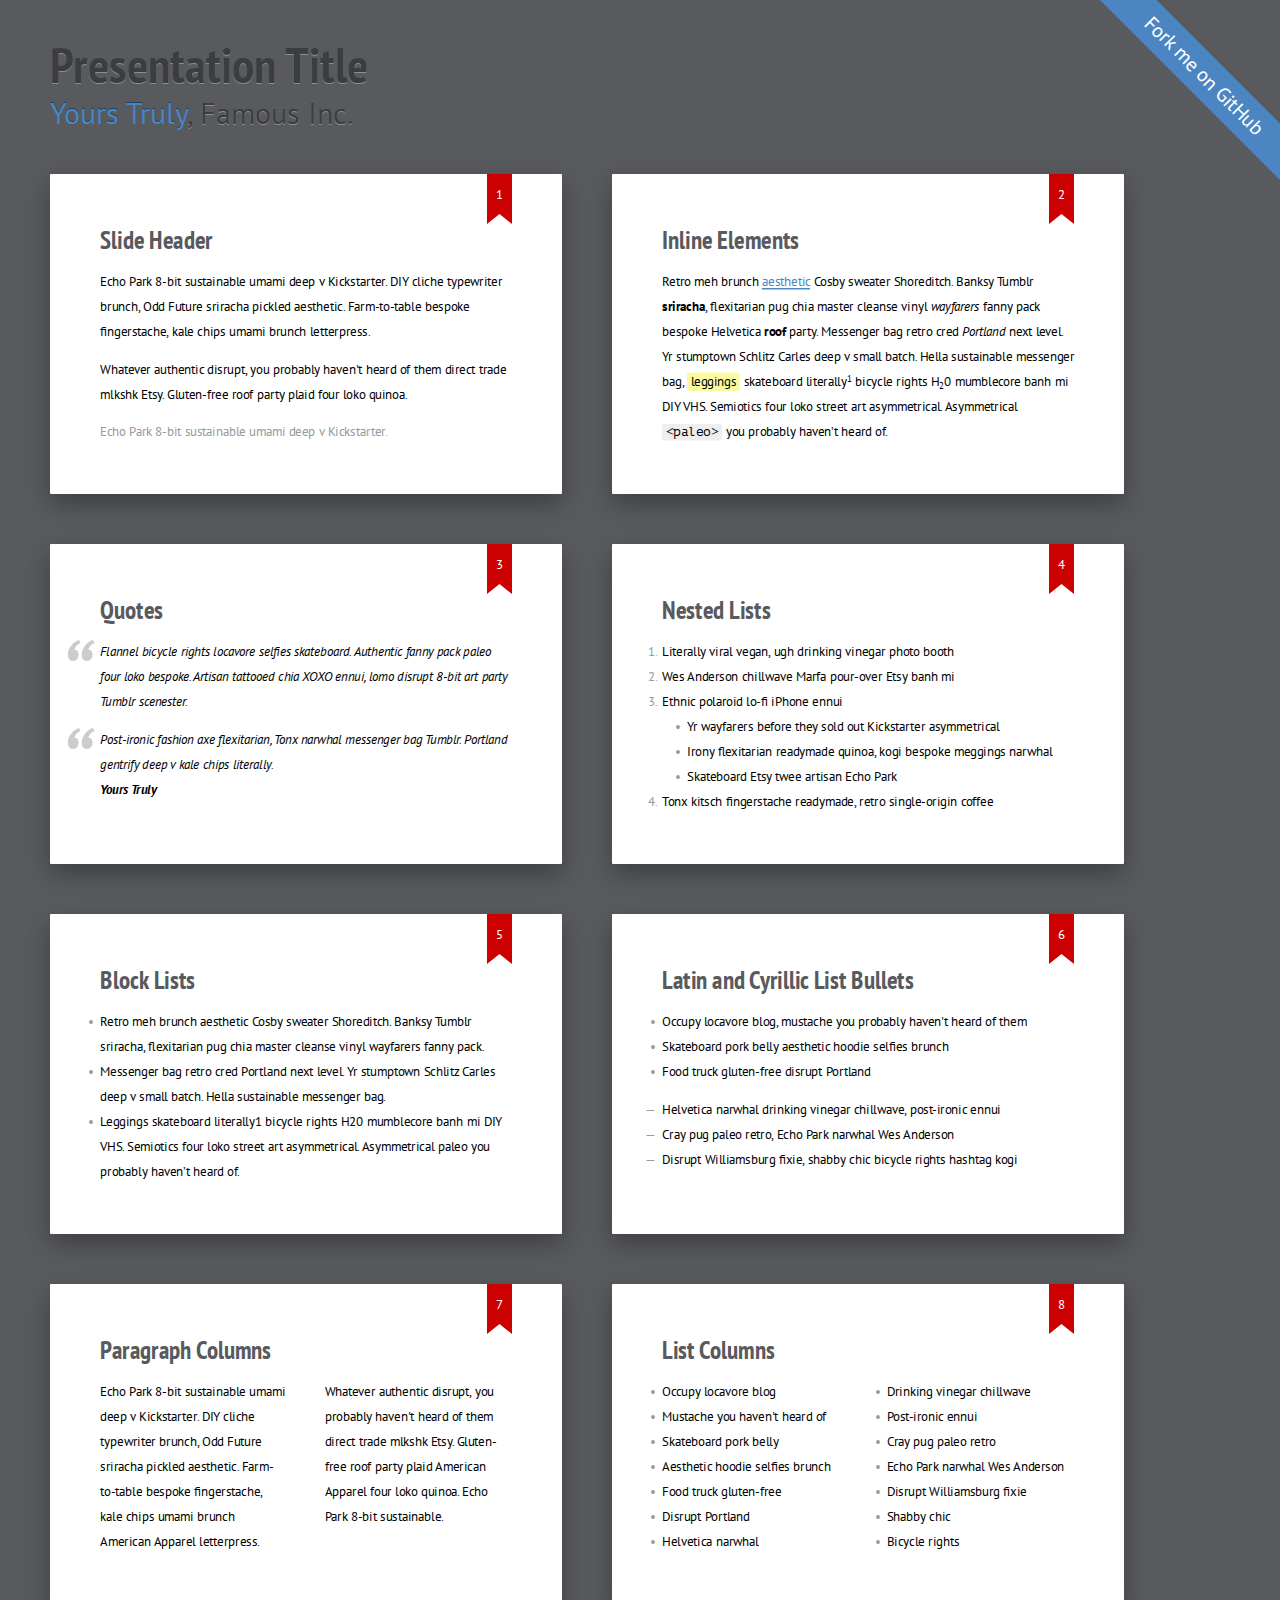
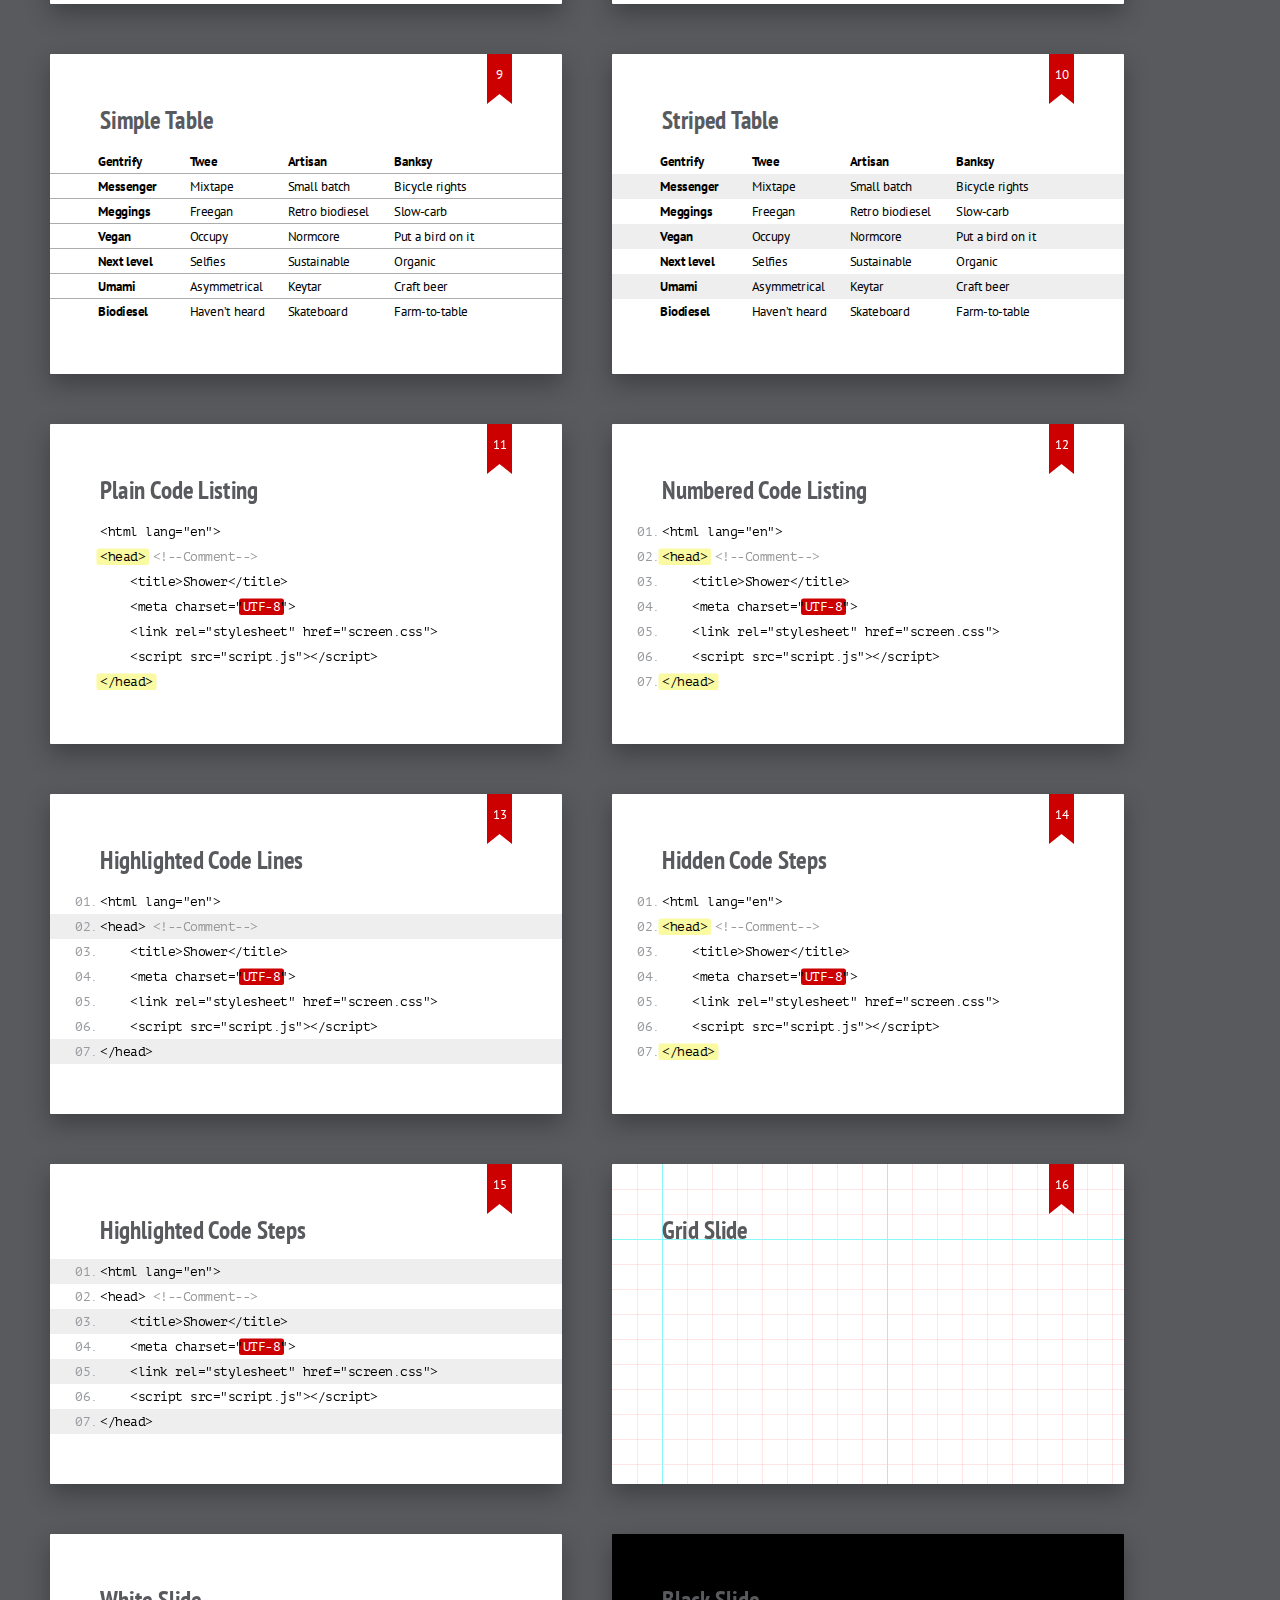
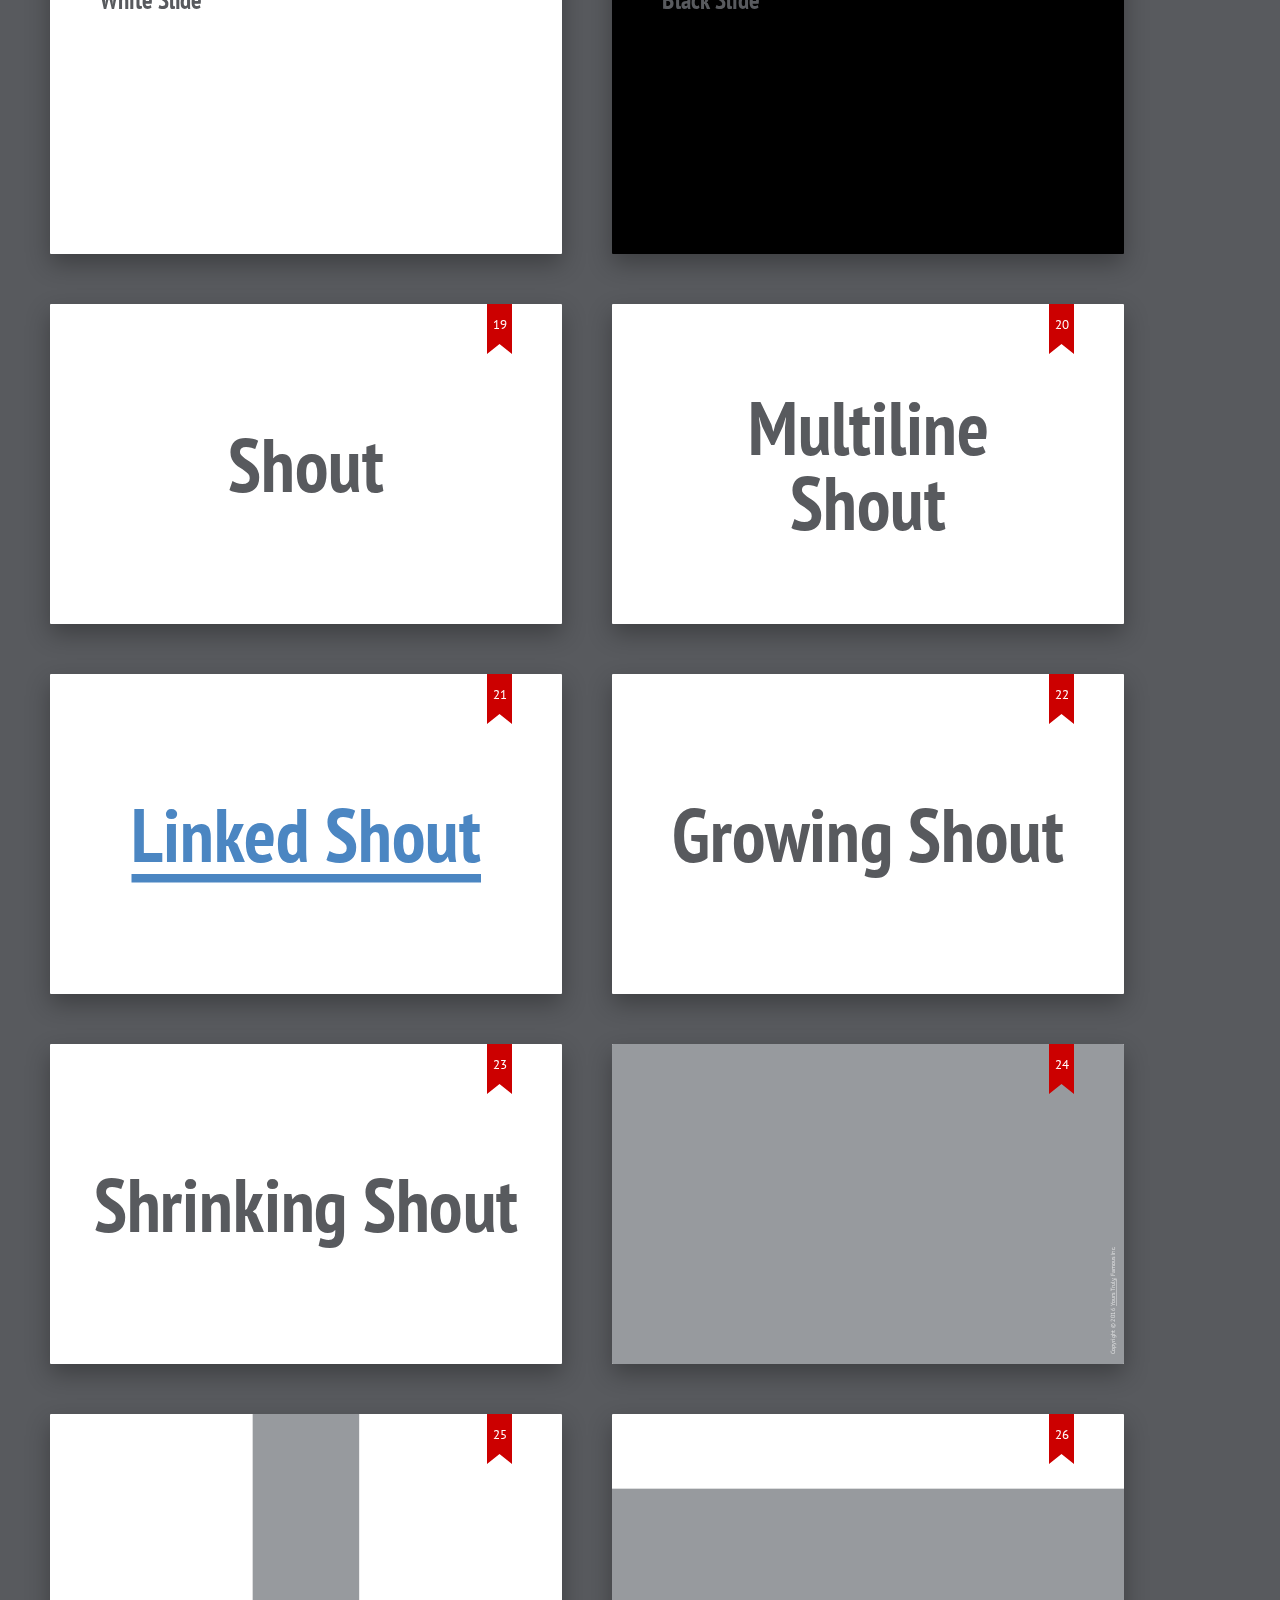
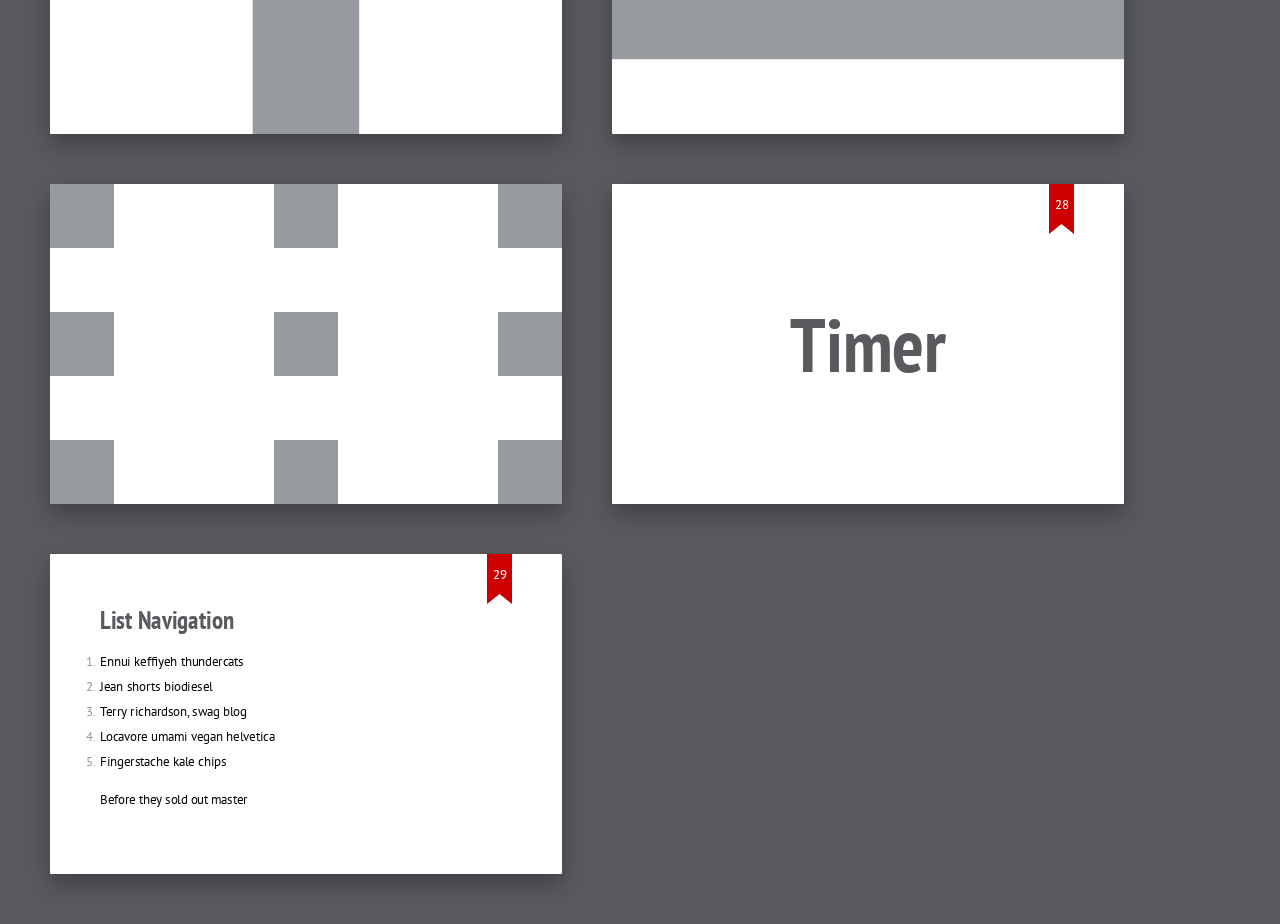
<file: style_guides/shower/themes/ribbon/index.html>
<!DOCTYPE html>
<html lang="en">
<head>
	<title>Ribbon theme for Shower</title>
	<meta charset="utf-8">
	<meta http-equiv="x-ua-compatible" content="ie=edge">
	<meta name="viewport" content="width=device-width, initial-scale=1, maximum-scale=1">
	<link rel="stylesheet" href="styles/screen-16x10.css">
</head>
<body class="shower list">
	<header class="caption">
		<h1>Presentation Title</h1>
		<p><a href="">Yours Truly</a>, Famous Inc.</p>
	</header>
	<section class="slide">
		<h2>Slide Header</h2>
		<p>Echo Park 8-bit sustainable umami deep v Kickstarter. DIY cliche typewriter brunch, Odd Future sriracha pickled aesthetic. Farm-to-table bespoke fingerstache, kale chips umami brunch letterpress.</p>
		<p>Whatever authentic disrupt, you probably haven't heard of them direct trade mlkshk Etsy. Gluten-free roof party plaid four loko quinoa.</p>
		<p class="note">Echo Park 8-bit sustainable umami deep v Kickstarter.</p>
	</section>
	<section class="slide">
		<h2>Inline Elements</h2>
		<p>Retro meh brunch <a href="">aesthetic</a> Cosby sweater Shoreditch. Banksy Tumblr <strong>sriracha</strong>, flexitarian pug chia master cleanse vinyl <em>wayfarers</em> fanny pack bespoke Helvetica <b>roof</b> party. Messenger bag retro cred <i>Portland</i> next level. Yr stumptown Schlitz Carles deep v small batch. Hella sustainable messenger bag, <mark>leggings</mark> skateboard literally<sup>1</sup> bicycle rights H<sub>2</sub>0 mumblecore banh mi DIY VHS. Semiotics four loko street art asymmetrical. Asymmetrical <code>&lt;paleo&gt;</code> you probably haven’t heard of.</p>
		<footer class="footer">
			<p>Retro meh brunch <a href="">aesthetic</a> Cosby sweater Shoreditch. Banksy Tumblr <strong>sriracha</strong>, flexitarian pug chia master cleanse vinyl <em>wayfarers</em> fanny pack bespoke Helvetica <b>roof</b> party. Messenger bag retro cred <i>Portland</i> next level. Yr stumptown Schlitz Carles deep v small batch. Hella sustainable messenger bag, <mark>leggings</mark> skateboard literally<sup>1</sup> bicycle rights H<sub>2</sub>0 mumblecore banh mi DIY VHS. Semiotics four loko street art asymmetrical. Asymmetrical <code>&lt;paleo&gt;</code> you probably haven’t heard of.</p>
		</footer>
	</section>
	<section class="slide">
		<h2>Quotes</h2>
		<blockquote>
			<p>Flannel bicycle rights locavore selfies skateboard. Authentic fanny pack paleo four loko bespoke. Artisan tattooed chia XOXO ennui, lomo disrupt 8-bit art party Tumblr scenester.</p>
		</blockquote>
		<figure>
			<blockquote>
				<p>Post-ironic fashion axe flexitarian, Tonx narwhal messenger bag Tumblr. Portland gentrify deep v kale chips literally.</p>
			</blockquote>
			<figcaption>Yours Truly</figcaption>
		</figure>
	</section>
	<section class="slide">
		<h2>Nested Lists</h2>
		<ol>
			<li>Literally viral vegan, ugh drinking vinegar photo booth</li>
			<li>Wes Anderson chillwave Marfa pour-over Etsy banh mi</li>
			<li>Ethnic polaroid lo-fi iPhone ennui
				<ul>
					<li>Yr wayfarers before they sold out Kickstarter asymmetrical</li>
					<li>Irony flexitarian readymade quinoa, kogi bespoke meggings narwhal</li>
					<li>Skateboard Etsy twee artisan Echo Park</li>
				</ul>
			</li>
			<li>Tonx kitsch fingerstache readymade, retro single-origin coffee</li>
		</ol>
	</section>
	<section class="slide">
		<h2>Block Lists</h2>
		<ul>
			<li>Retro meh brunch aesthetic Cosby sweater Shoreditch. Banksy Tumblr sriracha, flexitarian pug chia master cleanse vinyl wayfarers fanny pack.</li>
			<li>Messenger bag retro cred Portland next level. Yr stumptown Schlitz Carles deep v small batch. Hella sustainable messenger bag.</li>
			<li>Leggings skateboard literally1 bicycle rights H20 mumblecore banh mi DIY VHS. Semiotics four loko street art asymmetrical. Asymmetrical paleo you probably haven’t heard of.</li>
		</ul>
	</section>
	<section class="slide">
		<h2>Latin and Cyrillic List Bullets</h2>
		<ul lang="en">
			<li>Occupy locavore blog, mustache you probably haven't heard of them</li>
			<li>Skateboard pork belly aesthetic hoodie selfies brunch</li>
			<li>Food truck gluten-free disrupt Portland</li>
		</ul>
		<ul lang="ru">
			<li>Helvetica narwhal drinking vinegar chillwave, post-ironic ennui</li>
			<li>Cray pug paleo retro, Echo Park narwhal Wes Anderson</li>
			<li>Disrupt Williamsburg fixie, shabby chic bicycle rights hashtag kogi</li>
		</ul>
	</section>
	<section class="slide">
		<h2>Paragraph Columns</h2>
		<p class="double">Echo Park 8-bit sustainable umami deep v Kickstarter. DIY cliche typewriter brunch, Odd Future sriracha pickled aesthetic. Farm-to-table bespoke fingerstache, kale chips umami brunch American Apparel letterpress. Whatever authentic disrupt, you probably haven't heard of them direct trade mlkshk Etsy. Gluten-free roof party plaid American Apparel four loko quinoa. Echo Park 8-bit sustainable.</p>
	</section>
	<section class="slide">
		<h2>List Columns</h2>
		<ul class="double">
			<li>Occupy locavore blog</li>
			<li>Mustache you haven't heard of</li>
			<li>Skateboard pork belly</li>
			<li>Aesthetic hoodie selfies brunch</li>
			<li>Food truck gluten-free</li>
			<li>Disrupt Portland</li>
			<li>Helvetica narwhal</li>
			<li>Drinking vinegar chillwave</li>
			<li>Post-ironic ennui</li>
			<li>Cray pug paleo retro</li>
			<li>Echo Park narwhal Wes Anderson</li>
			<li>Disrupt Williamsburg fixie</li>
			<li>Shabby chic</li>
			<li>Bicycle rights</li>
		</ul>
	</section>
	<section class="slide">
		<h2>Simple Table</h2>
		<table>
		<tr>
			<th scope="col">Gentrify</th>
			<th>Twee</th>
			<th>Artisan</th>
			<th>Banksy</th>
		</tr>
		<tr>
			<th scope="row">Messenger</th>
			<td>Mixtape</td>
			<td>Small batch</td>
			<td>Bicycle rights</td>
		</tr>
		<tr>
			<th scope="row">Meggings</th>
			<td>Freegan</td>
			<td>Retro biodiesel</td>
			<td>Slow-carb</td>
		</tr>
		<tr>
			<th scope="row">Vegan</th>
			<td>Occupy</td>
			<td>Normcore</td>
			<td>Put a bird on it</td>
		</tr>
		<tr>
			<th scope="row">Next level</th>
			<td>Selfies</td>
			<td>Sustainable</td>
			<td>Organic</td>
		</tr>
		<tr>
			<th scope="row">Umami</th>
			<td>Asymmetrical</td>
			<td>Keytar</td>
			<td>Craft beer</td>
		</tr>
		<tr>
			<th scope="row">Biodiesel</th>
			<td>Haven’t heard</td>
			<td>Skateboard</td>
			<td>Farm-to-table</td>
		</tr>
		</table>
	</section>
	<section class="slide">
		<h2>Striped Table</h2>
		<table class="striped">
		<tr>
			<th scope="col">Gentrify</th>
			<th>Twee</th>
			<th>Artisan</th>
			<th>Banksy</th>
		</tr>
		<tr>
			<th scope="row">Messenger</th>
			<td>Mixtape</td>
			<td>Small batch</td>
			<td>Bicycle rights</td>
		</tr>
		<tr>
			<th scope="row">Meggings</th>
			<td>Freegan</td>
			<td>Retro biodiesel</td>
			<td>Slow-carb</td>
		</tr>
		<tr>
			<th scope="row">Vegan</th>
			<td>Occupy</td>
			<td>Normcore</td>
			<td>Put a bird on it</td>
		</tr>
		<tr>
			<th scope="row">Next level</th>
			<td>Selfies</td>
			<td>Sustainable</td>
			<td>Organic</td>
		</tr>
		<tr>
			<th scope="row">Umami</th>
			<td>Asymmetrical</td>
			<td>Keytar</td>
			<td>Craft beer</td>
		</tr>
		<tr>
			<th scope="row">Biodiesel</th>
			<td>Haven’t heard</td>
			<td>Skateboard</td>
			<td>Farm-to-table</td>
		</tr>
		</table>
	</section>
	<section class="slide">
		<h2>Plain Code Listing</h2>
		<pre><code>&lt;html lang="en"&gt;
<mark>&lt;head&gt;</mark> <span class="comment">&lt;!--Comment--&gt;</span>
	&lt;title&gt;Shower&lt;/title&gt;
	&lt;meta charset="<mark class="important">UTF-8</mark>"&gt;
	&lt;link rel="stylesheet" href="screen.css"&gt;
	&lt;script src="script.js"&gt;&lt;/script&gt;
<mark>&lt;/head&gt;</mark></code></pre>
	</section>
	<section class="slide">
		<h2>Numbered Code Listing</h2>
		<pre>
			<code>&lt;html lang="en"&gt;</code>
			<code><mark>&lt;head&gt;</mark> <span class="comment">&lt;!--Comment--&gt;</span></code>
			<code>	&lt;title&gt;Shower&lt;/title&gt;</code>
			<code>	&lt;meta charset="<mark class="important">UTF-8</mark>"&gt;</code>
			<code>	&lt;link rel="stylesheet" href="screen.css"&gt;</code>
			<code>	&lt;script src="script.js"&gt;&lt;/script&gt;</code>
			<code><mark>&lt;/head&gt;</mark></code>
		</pre>
	</section>
	<section class="slide">
		<h2>Highlighted Code Lines</h2>
		<pre>
			<code>&lt;html lang="en"&gt;</code>
			<code class="mark">&lt;head&gt; <span class="comment">&lt;!--Comment--&gt;</span></code>
			<code>	&lt;title&gt;Shower&lt;/title&gt;</code>
			<code>	&lt;meta charset="<mark class="important">UTF-8</mark>"&gt;</code>
			<code>	&lt;link rel="stylesheet" href="screen.css"&gt;</code>
			<code>	&lt;script src="script.js"&gt;&lt;/script&gt;</code>
			<code class="mark">&lt;/head&gt;</code>
		</pre>
	</section>
	<section class="slide">
		<h2>Hidden Code Steps</h2>
		<pre>
			<code class="next">&lt;html lang="en"&gt;</code>
			<code class="next"><mark>&lt;head&gt;</mark> <span class="comment">&lt;!--Comment--&gt;</span></code>
			<code class="next">	&lt;title&gt;Shower&lt;/title&gt;</code>
			<code class="next">	&lt;meta charset="<mark class="important">UTF-8</mark>"&gt;</code>
			<code class="next">	&lt;link rel="stylesheet" href="screen.css"&gt;</code>
			<code class="next">	&lt;script src="script.js"&gt;&lt;/script&gt;</code>
			<code class="next"><mark>&lt;/head&gt;</mark></code>
		</pre>
	</section>
	<section class="slide">
		<h2>Highlighted Code Steps</h2>
		<pre>
			<code class="mark next">&lt;html lang="en"&gt;</code>
			<code>&lt;head&gt; <span class="comment">&lt;!--Comment--&gt;</span></code>
			<code class="mark next">	&lt;title&gt;Shower&lt;/title&gt;</code>
			<code>	&lt;meta charset="<mark class="important">UTF-8</mark>"&gt;</code>
			<code class="mark next">	&lt;link rel="stylesheet" href="screen.css"&gt;</code>
			<code>	&lt;script src="script.js"&gt;&lt;/script&gt;</code>
			<code class="mark next">&lt;/head&gt;</code>
		</pre>
	</section>
	<section class="slide grid">
		<h2>Grid Slide</h2>
	</section>
	<section class="slide white">
		<h2>White Slide</h2>
	</section>
	<section class="slide black">
		<h2>Black Slide</h2>
	</section>
	<section class="slide">
		<h2 class="shout">Shout</h2>
	</section>
	<section class="slide">
		<h2 class="shout">Multiline<br>Shout</h2>
	</section>
	<section class="slide">
		<h2 class="shout"><a href="">Linked Shout</a></h2>
	</section>
	<section class="slide">
		<h2 class="shout grow">Growing Shout</h2>
	</section>
	<section class="slide">
		<h2 class="shout shrink">Shrinking Shout</h2>
	</section>
	<section class="slide">
		<figure>
			<img class="cover" src="pictures/exact.png" alt="">
			<figcaption class="white">Copyright © 2016 <a href="">Yours Truly</a>, Famous Inc.</figcaption>
		</figure>
	</section>
	<section class="slide">
		<img class="cover" src="pictures/tall.png" alt="">
	</section>
	<section class="slide">
		<img class="cover" src="pictures/wide.png" alt="">
	</section>
	<section class="slide white">
		<img class="place top left" src="pictures/square.png" alt="">
		<img class="place top" src="pictures/square.png" alt="">
		<img class="place top right" src="pictures/square.png" alt="">
		<img class="place left" src="pictures/square.png" alt="">
		<img class="place" src="pictures/square.png" alt="">
		<img class="place right" src="pictures/square.png" alt="">
		<img class="place bottom left" src="pictures/square.png" alt="">
		<img class="place bottom" src="pictures/square.png" alt="">
		<img class="place bottom right" src="pictures/square.png" alt="">
	</section>
	<section class="slide" data-timing="00:03">
		<h2 class="shout">Timer</h2>
	</section>
	<section class="slide">
		<h2>List Navigation</h2>
		<ol>
			<li>Ennui keffiyeh thundercats</li>
			<li class="next">Jean shorts biodiesel</li>
			<li class="next">Terry richardson, swag blog</li>
			<li class="next">Locavore umami vegan helvetica</li>
			<li class="next">Fingerstache kale chips</li>
		</ol>
		<p class="next">Before they sold out master</p>
	</section>
	<div class="progress"></div>
	<footer class="badge">
		<a href="https://github.com/shower/shower">Fork me on GitHub</a>
	</footer>
	<script src="../../shower.min.js"></script>
	<!-- Copyright © 2016 Yours Truly, Famous Inc. -->
</body>
</html>
</file>
<file: style.css>
body {
    font-family: Georgis, serif;
    background-color: #fff;
    color: #000;
}

a {
    color: #FF0066;
    font-style: italic;
}

a:hover {
    color: #00ACEE;
}

.site-header {
    overflow: hidden;
    padding: 0 20px;
    border-top: 3px solid #000;
}

section {
    margin: 0 20px;
}

section ul {
    font-size: 1.2em;
}

h2 {
    font-size: 1.5em;
}
</file>
<file: style_guides/shower/themes/material/styles/screen-16x10.css>
/**
 * Material theme for Shower HTML presentation engine
 * shower-material v1.0.4, https://github.com/shower/material
 * @copyright 2010–2016 Vadim Makeev, http://pepelsbey.net/
 * @license MIT
 */
@charset "UTF-8";@font-face{font-family:Roboto;src:url(../fonts/roboto-regular.woff) format("woff")}@font-face{font-weight:700;font-family:Roboto;src:url(../fonts/roboto-bold.woff) format("woff")}@font-face{font-style:italic;font-family:Roboto;src:url(../fonts/roboto-italic.woff) format("woff")}@font-face{font-style:italic;font-weight:700;font-family:Roboto;src:url(../fonts/roboto-bold-italic.woff) format("woff")}@font-face{font-family:Roboto Light;src:url(../fonts/roboto-light.woff) format("woff")}@font-face{font-family:Roboto Mono;src:url(../fonts/roboto-mono-regular.woff) format("woff")}*,*:after,*:before{box-sizing:border-box}a,abbr,acronym,address,applet,article,aside,audio,b,big,blockquote,body,canvas,caption,center,cite,code,dd,del,details,dfn,div,dl,dt,em,embed,fieldset,figcaption,figure,footer,form,h1,h2,h3,h4,h5,h6,header,hgroup,html,i,iframe,img,ins,kbd,label,legend,li,mark,menu,nav,object,ol,output,p,pre,q,ruby,s,samp,section,small,span,strike,strong,sub,summary,sup,table,tbody,td,tfoot,th,thead,time,tr,tt,u,ul,var,video{margin:0;padding:0;border:0;font:inherit;vertical-align:baseline}article,aside,details,figcaption,figure,footer,header,hgroup,main,menu,nav,section{display:block}body{line-height:1}ol,ul{list-style:none}blockquote,q{quotes:none}blockquote:after,blockquote:before,q:after,q:before{content:none}table{border-collapse:collapse;border-spacing:0}a{text-decoration:none}@page{margin:0;size:1024px 640px}.shower{color:#212121;counter-reset:slide;line-height:1;font-family:Roboto,sans-serif;-webkit-print-color-adjust:exact;-webkit-text-size-adjust:none;-moz-text-size-adjust:none;-ms-text-size-adjust:none}@media print{.shower{text-rendering:geometricPrecision}}.caption{margin-top:-24px;font-size:24px;display:none;margin-bottom:1em;padding:1.02em 0 .9em 1em;width:100%;background:#4caf50 -webkit-linear-gradient(315deg,#4caf50 50%,#449e48 50%)no-repeat;background:#4caf50 linear-gradient(135deg,#4caf50 50%,#449e48 50%)no-repeat}@media (min-width:1168px){.caption{margin-top:-48px;font-size:48px}}@media (min-width:2336px){.caption{margin-top:-96px;font-size:96px}}.caption h1{padding-bottom:.28em;color:#fff;font:1.17em/1 Roboto Light,sans-serif}.caption p{color:#c9e7cb;line-height:1;font-size:.58em}.caption a{color:inherit}.slide{position:relative;z-index:1;overflow:hidden;padding:104px 112px 0 96px;width:1024px;height:640px;background:#fff;line-height:2;font-size:24px}.slide:after{position:absolute;left:96px;bottom:48px;color:#bdbdbd;counter-increment:slide;content:counter(slide)}.slide h2{margin-bottom:32px;color:#212121;font:48px/1 Roboto Light,sans-serif}.slide p{margin-bottom:1em}.slide p.note{color:#9e9e9e}.slide a{background:-webkit-linear-gradient(bottom,currentColor .09em,transparent .09em)repeat-x;background:linear-gradient(to top,currentColor .09em,transparent .09em)repeat-x;color:#4caf50}.slide b,.slide strong{font-weight:700}.slide blockquote,.slide dfn,.slide em,.slide i{font-style:italic}.slide code,.slide kbd,.slide mark,.slide samp{padding:.1em .3em;background:#dbefdc}.slide code,.slide kbd,.slide samp{line-height:1;font-family:Roboto Mono,monospace,monospace}.slide sub,.slide sup{position:relative;line-height:0;font-size:75%}.slide sub{bottom:-.25em}.slide sup{top:-.5em}.slide blockquote:before{position:absolute;margin:-.04em 0 0 -.4em;color:#bdbdbd;line-height:1;font-style:normal;font-size:7em;content:'\201D'}.slide blockquote+figcaption{margin:-1em 0 1em;font-style:italic;font-weight:700}.slide ol,.slide ul{margin-bottom:1em;counter-reset:list}.slide ol li,.slide ul li{page-break-inside:avoid;text-indent:-2em}.slide ol li:before,.slide ul li:before{display:inline-block;width:2em;color:#bdbdbd;text-align:right}.slide ol ol,.slide ol ul,.slide ul ol,.slide ul ul{margin-bottom:0;margin-left:2em}.slide ul>li:before{padding-right:.5em;content:'•'}.slide ul>li:lang(ru):before{content:'—'}.slide ol>li:before{padding-right:.4em;counter-increment:list;content:counter(list)"."}.slide table{margin-left:-96px;margin-bottom:1em;width:calc(100% + 96px + 112px)}.slide table td:first-child,.slide table th:first-child{padding-left:96px}.slide table td:last-child,.slide table th:last-child{padding-right:96px}.slide table th{text-align:left;font-weight:700}.slide table tr:not(:last-of-type)>*{background:-webkit-linear-gradient(bottom,#bdbdbd .055em,transparent .055em)repeat-x;background:linear-gradient(to top,#bdbdbd .055em,transparent .055em)repeat-x}.slide table.striped tr:nth-child(even){background:#edf7ee}.slide table.striped tr>*{background-image:none}.slide pre{margin-bottom:1em;counter-reset:code;white-space:normal}.slide pre code{display:block;margin-left:-96px;padding:0 0 0 96px;width:calc(100% + 96px + 112px);background:0 0;line-height:2;white-space:pre;-moz-tab-size:4;-o-tab-size:4;tab-size:4}.slide pre code:not(:only-child).mark{background:#edf7ee}.slide pre code:not(:only-child):before{position:absolute;margin-left:-2em;color:#bdbdbd;counter-increment:code;content:counter(code,decimal-leading-zero)"."}.slide pre mark{position:relative;z-index:-1;margin:0 -.3em}.slide pre mark.important{background:#4caf50;color:#fff}.slide pre.comment{color:#9e9e9e}.slide footer{position:absolute;right:0;bottom:-640px;left:0;z-index:1;display:none;padding:2em 112px 1em 96px;background:#edf7ee;-webkit-transition:bottom .3s;transition:bottom .3s}.slide:hover>footer{bottom:0}.slide.grid{background-image:url(../images/grid.png);-ms-interpolation-mode:nearest-neighbor;image-rendering:-webkit-optimize-contrast;image-rendering:-moz-crisp-edges;image-rendering:pixelated}@media (-webkit-min-device-pixel-ratio:2),(min-resolution:2dppx){.slide.grid{background-image:url(../images/grid@2x.png);background-size:1024px auto}}.slide.black{background-color:#000}.slide.black:after{visibility:hidden}.slide.white{background-color:#fff}.slide.white:after{visibility:hidden}.slide .double{-webkit-columns:2;-moz-columns:2;columns:2;-webkit-column-gap:75px;-moz-column-gap:75px;column-gap:75px}.slide .shout{position:absolute;top:50%;left:0;z-index:1;padding-left:96px;width:100%;color:#fff;line-height:1.1;font-size:112px;-webkit-transform:translateY(-50%);transform:translateY(-50%)}.slide .shout a{background:-webkit-linear-gradient(bottom,currentColor .06em,transparent .06em)repeat-x;background:linear-gradient(to top,currentColor .06em,transparent .06em)repeat-x;color:inherit}.slide .shout:after{position:absolute;top:-300%;right:0;bottom:-300%;left:0;z-index:-1;background:#4caf50 -webkit-linear-gradient(315deg,#4caf50 50%,#449e48 50%)no-repeat;background:#4caf50 linear-gradient(135deg,#4caf50 50%,#449e48 50%)no-repeat;content:''}.slide .cover{position:absolute;top:50%;left:50%;z-index:-1;-webkit-transform:translate(-50%,-50%);transform:translate(-50%,-50%);max-width:100%;max-height:100%}.slide .cover.w,.slide .cover.width{width:100%;max-height:none}.slide .cover.h,.slide .cover.height{height:100%;max-width:none}.slide .cover+figcaption{position:absolute;bottom:20px;right:10px;font-size:12px;opacity:.7;-webkit-transform-origin:0 100%;transform-origin:0 100%;-webkit-transform:translateX(100%) rotate(-90deg);transform:translateX(100%) rotate(-90deg)}.slide .cover+figcaption.white{color:#fff}.slide .cover+figcaption a{color:currentcolor}.slide .place{position:absolute;top:50%;left:50%;-webkit-transform:translate(-50%,-50%);transform:translate(-50%,-50%)}.slide .place.b.l,.slide .place.b.r,.slide .place.bottom.left,.slide .place.bottom.right,.slide .place.t.l,.slide .place.t.r,.slide .place.top.left,.slide .place.top.right{-webkit-transform:none;transform:none}.slide .place.b,.slide .place.bottom,.slide .place.t,.slide .place.top{-webkit-transform:translate(-50%,0);transform:translate(-50%,0)}.slide .place.l,.slide .place.left,.slide .place.r,.slide .place.right{-webkit-transform:translate(0,-50%);transform:translate(0,-50%)}.slide .place.t,.slide .place.t.r,.slide .place.top,.slide .place.top.left,.slide .place.top.right{top:0}.slide .place.r,.slide .place.right{right:0;left:auto}.slide .place.b,.slide .place.b.l,.slide .place.b.r,.slide .place.bottom,.slide .place.bottom.left,.slide .place.bottom.right{top:auto;bottom:0}.slide .place.l,.slide .place.left{left:0}.progress{position:absolute;bottom:0;left:0;z-index:1;display:none;height:8px;background:#4caf50;-webkit-transition:width .2s linear;transition:width .2s linear;clip:rect(0 1024px 8px 0);box-shadow:512px 0 0 512px #bdbdbd}.badge{font-size:12px;width:100%}@media (min-width:1168px){.badge{font-size:24px}}@media (min-width:2336px){.badge{font-size:48px}}.badge a{display:block;margin-left:8.5em;padding:1.1em 0 0 4.2em;width:9em;height:4em;background:url("data:image/svg+xml;charset=utf8,%3Csvg fill='%239e9e9e' xmlns='http://www.w3.org/2000/svg' viewBox='0 0 20.597 23.153'%3E%3Cpath d='M6.823 23.15c.45-.07.574-.398.574-.715v-2.6c-4.2.9-5.1-2-5.1-2-.7-1.7-1.7-2.2-1.7-2.2-1.4-.9.1-.9.1-.9 1.5.1 2.3 1.5 2.3 1.5 1.3 2.3 3.5 1.6 4.4 1.2.1-1 .5-1.6 1-2-3.3-.4-6.8-1.7-6.8-7.4 0-1.6.6-3 1.5-4-.2-.4-.7-1.9.1-4 0 0 1.3-.4 4.1 1.5 1.2-.3 2.5-.5 3.8-.5s2.6.2 3.8.5c2.9-1.9 4.1-1.5 4.1-1.5.8 2.1.3 3.6.1 4 1 1 1.5 2.4 1.5 4 0 5.8-3.5 7-6.8 7.4.5.5 1 1.4 1 2.8v4.1c0 .29.16.695.515.818l-8.49-.002z'/%3E%3C/svg%3E") no-repeat;color:#9e9e9e}.region{display:none}@media screen{.shower.list{padding-top:24px;width:100%;display:-webkit-box;display:-webkit-flex;display:-ms-flexbox;display:flex;-webkit-flex-wrap:wrap;-ms-flex-wrap:wrap;flex-wrap:wrap;background:#eee;position:absolute;clip:rect(0,auto,auto,0)}}@media screen and (min-width:1168px){.shower.list{padding-top:48px}}@media screen and (min-width:2336px){.shower.list{padding-top:96px}}@media screen{.shower.list .caption{display:block}.shower.list .slide{-webkit-transform-origin:0 0;transform-origin:0 0;margin:0 -768px -456px 24px;-webkit-transform:scale(.25);transform:scale(.25);border-radius:2px;box-shadow:0 12px 4px -8px rgba(0,0,0,.2),0 12px 4px -8px rgba(0,0,0,.14),0 4px 20px 0 rgba(0,0,0,.12)}}@media screen and (min-width:1168px){.shower.list .slide{margin:0 -512px -272px 48px;-webkit-transform:scale(.5);transform:scale(.5)}}@media screen and (min-width:2336px){.shower.list .slide{margin:0 0 96px 96px;-webkit-transform:scale(1);transform:scale(1)}}@media screen{.shower.list .slide:hover{box-shadow:0 16px 20px 0 rgba(0,0,0,.2),0 4px 40px 0 rgba(0,0,0,.14),0 8px 16px -4px rgba(0,0,0,.12)}.shower.list .slide:target{box-shadow:0 32px 40px 4px rgba(0,0,0,.2),0 12px 56px 8px rgba(0,0,0,.14),0 20px 20px -12px rgba(0,0,0,.12)}}@media screen and (min-width:1168px){.shower.list .slide{border-radius:4px;box-shadow:0 6px 2px -4px rgba(0,0,0,.2),0 6px 2px -4px rgba(0,0,0,.14),0 2px 10px 0 rgba(0,0,0,.12)}.shower.list .slide:hover{box-shadow:0 8px 10px 0 rgba(0,0,0,.2),0 2px 20px 0 rgba(0,0,0,.14),0 8px 4px -2px rgba(0,0,0,.12)}.shower.list .slide:target{box-shadow:0 16px 20px 2px rgba(0,0,0,.2),0 6px 28px 4px rgba(0,0,0,.14),0 10px 10px -6px rgba(0,0,0,.12)}}@media screen and (min-width:2336px){.shower.list .slide{border-radius:8px;box-shadow:0 3px 1px -2px rgba(0,0,0,.2),0 3px 1px -2px rgba(0,0,0,.14),0 1px 5px 0 rgba(0,0,0,.12)}.shower.list .slide:hover{box-shadow:0 4px 5px 0 rgba(0,0,0,.2),0 1px 10px 0 rgba(0,0,0,.14),0 2px 4px -1px rgba(0,0,0,.12)}.shower.list .slide:target{box-shadow:0 8px 10px 1px rgba(0,0,0,.2),0 3px 14px 2px rgba(0,0,0,.14),0 5px 5px -3px rgba(0,0,0,.12)}}@media screen{.shower.list .slide *{pointer-events:none}.shower.list .badge,.shower.list .slide footer{display:block}.shower.full{position:absolute;top:50%;left:50%;overflow:hidden;margin:-320px 0 0 -512px;width:1024px;height:640px;background:#000}.shower.full .slide{position:absolute;top:0;left:0;margin-left:-150%;visibility:hidden}.shower.full .slide:target{margin:0;visibility:visible}.shower.full .slide pre code:not(:only-child).mark.next{visibility:visible;background:0 0}.shower.full .slide pre code:not(:only-child).mark.next.active{background:#edf7ee}.shower.full .slide .next{visibility:hidden}.shower.full .slide .next.active{visibility:visible}.shower.full .slide .shout:after{background-position:1024px 0;-webkit-transition:background-position .4s ease-out;transition:background-position .4s ease-out}.shower.full .slide:target .shout:after{background-position:0 0}.shower.full .progress{display:block}.shower.full .region{position:absolute;clip:rect(0 0 0 0);overflow:hidden;margin:-1px;padding:0;width:1px;height:1px;border:none;display:block}}
</file>
<file: style_guides/shower/themes/ribbon/styles/screen-16x10.css>
/**
 * Ribbon theme for Shower HTML presentation engine
 * shower-ribbon v2.0.5, https://github.com/shower/ribbon
 * @copyright 2010–2016 Vadim Makeev, http://pepelsbey.net/
 * @license MIT
 */
@charset "UTF-8";@font-face{font-family:PT Sans;src:url(../fonts/pt-sans-regular.woff) format("woff")}@font-face{font-weight:700;font-family:PT Sans;src:url(../fonts/pt-sans-bold.woff) format("woff")}@font-face{font-style:italic;font-family:PT Sans;src:url(../fonts/pt-sans-italic.woff) format("woff")}@font-face{font-style:italic;font-weight:700;font-family:PT Sans;src:url(../fonts/pt-sans-bold-italic.woff) format("woff")}@font-face{font-family:PT Sans Narrow;font-weight:700;src:url(../fonts/pt-sans-narrow-bold.woff) format("woff")}@font-face{font-family:PT Mono;src:url(../fonts/pt-mono-regular.woff) format("woff")}*,::after,::before{box-sizing:border-box}a,abbr,acronym,address,applet,article,aside,audio,b,big,blockquote,body,canvas,caption,center,cite,code,dd,del,details,dfn,div,dl,dt,em,embed,fieldset,figcaption,figure,footer,form,h1,h2,h3,h4,h5,h6,header,hgroup,html,i,iframe,img,ins,kbd,label,legend,li,mark,menu,nav,object,ol,output,p,pre,q,ruby,s,samp,section,small,span,strike,strong,sub,summary,sup,table,tbody,td,tfoot,th,thead,time,tr,tt,u,ul,var,video{margin:0;padding:0;border:0;font:inherit;vertical-align:baseline}article,aside,details,figcaption,figure,footer,header,hgroup,main,menu,nav,section{display:block}body{line-height:1}ol,ul{list-style:none}blockquote,q{quotes:none}blockquote::after,blockquote::before,q::after,q::before{content:none}table{border-collapse:collapse;border-spacing:0}a{text-decoration:none}@page{margin:0;size:1024px 640px}.shower{color:#000;counter-reset:slide;font:25px/2 PT Sans,sans-serif;-webkit-print-color-adjust:exact;-webkit-text-size-adjust:none;-moz-text-size-adjust:none;-ms-text-size-adjust:none}@media print{.shower{text-rendering:geometricPrecision}}.caption{font-size:25px;display:none;margin-top:-.2em;padding:0 1em .93em;width:100%;color:#3c3d40;text-shadow:0 1px 0 #8d8e90}@media (min-width:1174px){.caption{font-size:50px}}@media (min-width:2348px){.caption{font-size:100px}}.caption h1{padding-bottom:.15em;font:700 1em/1 PT Sans Narrow,sans-serif}.caption p{line-height:1;font-size:.6em}.caption a{color:#4b86c2;text-shadow:0 -1px 0 #1f3f60}.slide{position:relative;z-index:1;overflow:hidden;padding:106px 100px 0;width:1024px;height:640px;background:#fff;font-size:25px}.slide::after{position:absolute;top:0;right:100px;padding-top:15px;width:50px;height:100px;background:url(../images/ribbon.svg) no-repeat;color:#fff;counter-increment:slide;content:counter(slide);text-align:center}.slide h2{margin-bottom:34px;color:#585a5e;font:700 50px/1 PT Sans Narrow,sans-serif}.slide p{margin-bottom:1em}.slide p.note{color:#979a9e}.slide a{background:-webkit-linear-gradient(bottom,currentColor .09em,transparent .09em) repeat-x;background:linear-gradient(to top,currentColor .09em,transparent .09em) repeat-x;color:#4b86c2}.slide b,.slide strong{font-weight:700}.slide blockquote,.slide dfn,.slide em,.slide i{font-style:italic}.slide code,.slide kbd,.slide mark,.slide samp{padding:.1em .3em;border-radius:.2em}.slide code,.slide kbd,.slide samp{background:rgba(88,90,94,.1);line-height:1;font-family:PT Mono,monospace,monospace}.slide mark{background:#fafaa2}.slide sub,.slide sup{position:relative;line-height:0;font-size:75%}.slide sub{bottom:-.25em}.slide sup{top:-.5em}.slide blockquote::before{position:absolute;margin:-.15em 0 0 -.43em;color:#ccc;line-height:1;font-size:8em;content:'\201C'}.slide blockquote+figcaption{margin:-1em 0 1em;font-style:italic;font-weight:700}.slide ol,.slide ul{margin-bottom:1em;counter-reset:list}.slide ol li,.slide ul li{page-break-inside:avoid;text-indent:-2em}.slide ol li::before,.slide ul li::before{display:inline-block;width:2em;color:#979a9e;text-align:right}.slide ol ol,.slide ol ul,.slide ul ol,.slide ul ul{margin-bottom:0;margin-left:2em}.slide ul>li::before{padding-right:.5em;content:'•'}.slide ul>li:lang(ru)::before{content:'—'}.slide ol>li::before{padding-right:.4em;counter-increment:list;content:counter(list) "."}.slide table{margin-left:-100px;margin-bottom:1em;width:calc(100% + 100px + 100px)}.slide table td:first-child,.slide table th:first-child{padding-left:96px}.slide table td:last-child,.slide table th:last-child{padding-right:96px}.slide table th{text-align:left;font-weight:700}.slide table tr:not(:last-of-type)>*{background:-webkit-linear-gradient(bottom,rgba(88,90,94,.5) .055em,transparent .055em) repeat-x;background:linear-gradient(to top,rgba(88,90,94,.5) .055em,transparent .055em) repeat-x}.slide table.striped tr:nth-child(even){background:rgba(88,90,94,.1)}.slide table.striped tr>*{background-image:none}.slide pre{margin-bottom:1em;counter-reset:code;white-space:normal}.slide pre code{display:block;margin-left:-100px;padding:0 0 0 100px;width:calc(100% + 100px + 100px);border-radius:0;background:0 0;line-height:2;white-space:pre;-moz-tab-size:4;-o-tab-size:4;tab-size:4}.slide pre code:not(:only-child).mark{background:rgba(88,90,94,.1)}.slide pre code:not(:only-child)::before{position:absolute;margin-left:-2em;color:#979a9e;counter-increment:code;content:counter(code,decimal-leading-zero) "."}.slide pre mark{position:relative;z-index:-1;margin:0 -.3em}.slide pre mark.important{background:#c00;color:#fff}.slide pre .comment{color:#999}.slide footer{position:absolute;right:0;bottom:-640px;left:0;display:none;padding:41px 100px 8px;background:#fbfbba;box-shadow:0 1px 0 #fafaa2 inset;-webkit-transition:bottom .3s;transition:bottom .3s}.slide footer mark{background:rgba(255,255,255,.8)}.slide:hover>footer{bottom:0}.slide.grid{background-image:url(../images/grid.png);-ms-interpolation-mode:nearest-neighbor;image-rendering:-webkit-optimize-contrast;image-rendering:-moz-crisp-edges;image-rendering:pixelated}@media (-webkit-min-device-pixel-ratio:2),(min-resolution:2dppx){.slide.grid{background-image:url(../images/grid@2x.png);background-size:1024px auto}}.slide.black{background-color:#000}.slide.black::after,.slide.white::after{visibility:hidden}.slide.white{background-color:#fff}.slide .double{-webkit-columns:2;-moz-columns:2;columns:2;-webkit-column-gap:75px;-moz-column-gap:75px;column-gap:75px}.slide .shout{position:absolute;top:50%;left:0;width:100%;text-align:center;line-height:1;font-size:150px;-webkit-transform:translateY(-50%);transform:translateY(-50%)}.slide .shout a{background:-webkit-linear-gradient(bottom,currentColor .11em,transparent .11em) repeat-x;background:linear-gradient(to top,currentColor .11em,transparent .11em) repeat-x}.slide .cover{position:absolute;top:50%;left:50%;z-index:-1;-webkit-transform:translate(-50%,-50%);transform:translate(-50%,-50%);max-width:100%;max-height:100%}.slide .cover.w,.slide .cover.width{width:100%;max-height:none}.slide .cover.h,.slide .cover.height{height:100%;max-width:none}.slide .cover+figcaption{position:absolute;bottom:20px;right:10px;font-size:12px;opacity:.7;-webkit-transform-origin:0 100%;transform-origin:0 100%;-webkit-transform:translateX(100%) rotate(-90deg);transform:translateX(100%) rotate(-90deg)}.slide .cover+figcaption.white{color:#fff}.slide .cover+figcaption a{color:currentcolor}.slide .place{position:absolute;top:50%;left:50%;-webkit-transform:translate(-50%,-50%);transform:translate(-50%,-50%)}.slide .place.b.l,.slide .place.b.r,.slide .place.bottom.left,.slide .place.bottom.right,.slide .place.t.l,.slide .place.t.r,.slide .place.top.left,.slide .place.top.right{-webkit-transform:none;transform:none}.slide .place.b,.slide .place.bottom,.slide .place.t,.slide .place.top{-webkit-transform:translate(-50%,0);transform:translate(-50%,0)}.slide .place.l,.slide .place.left,.slide .place.r,.slide .place.right{-webkit-transform:translate(0,-50%);transform:translate(0,-50%)}.slide .place.t,.slide .place.t.r,.slide .place.top,.slide .place.top.left,.slide .place.top.right{top:0}.slide .place.r,.slide .place.right{right:0;left:auto}.slide .place.b,.slide .place.b.l,.slide .place.b.r,.slide .place.bottom,.slide .place.bottom.left,.slide .place.bottom.right{top:auto;bottom:0}.slide .place.l,.slide .place.left{left:0}.progress{left:-20px;bottom:0;z-index:1;display:none;width:0;height:0;box-sizing:content-box;border:10px solid #4b86c2;border-right-color:transparent;-webkit-transition:width .2s linear;transition:width .2s linear;clip:rect(10px,1044px,20px,20px)}.progress[style*='100%']{padding-left:10px}.badge,.badge a,.progress{position:absolute}.badge{font-size:10px;top:0;z-index:1;overflow:hidden;display:none;width:9em;height:9em;right:0;visibility:hidden}@media (min-width:1174px){.badge{font-size:20px}}@media (min-width:2348px){.badge{font-size:40px}}.badge a{right:-50%;bottom:50%;left:-50%;visibility:visible;background:#4b86c2;color:#fff;text-align:center;line-height:2;-webkit-transform-origin:50% 100%;transform-origin:50% 100%;-webkit-transform:rotate(45deg);transform:rotate(45deg)}.region{display:none}@media screen{.shower.list{padding-top:25px;width:100%;display:-webkit-box;display:-webkit-flex;display:-ms-flexbox;display:flex;-webkit-flex-wrap:wrap;-ms-flex-wrap:wrap;flex-wrap:wrap;background:#585a5e;position:absolute;clip:rect(0,auto,auto,0)}}@media screen and (min-width:1174px){.shower.list{padding-top:50px}}@media screen and (min-width:2348px){.shower.list{padding-top:100px}}@media screen{.shower.list .caption{display:block}.shower.list .slide{-webkit-transform-origin:0 0;transform-origin:0 0;margin:0 -768px -455px 25px;-webkit-transform:scale(.25);transform:scale(.25);border-radius:2px;box-shadow:0 20px 50px rgba(0,0,0,.3)}}@media screen and (min-width:1174px){.shower.list .slide{margin:0 -512px -270px 50px;-webkit-transform:scale(.5);transform:scale(.5)}}@media screen and (min-width:2348px){.shower.list .slide{margin:0 0 100px 100px;-webkit-transform:scale(1);transform:scale(1)}}@media screen{.shower.list .slide:hover{box-shadow:0 0 0 20px rgba(0,0,0,.1),0 20px 50px rgba(0,0,0,.3)}.shower.list .slide:target{box-shadow:0 0 0 1px #376da3,0 0 0 20px #4b86c2,0 20px 50px rgba(0,0,0,.3)}.shower.list .slide *{pointer-events:none}.shower.list .badge,.shower.list .slide footer{display:block}.shower.full{position:absolute;top:50%;left:50%;overflow:hidden;margin:-320px 0 0 -512px;width:1024px;height:640px;background:#000}.shower.full .slide{position:absolute;top:0;left:0;margin-left:-150%;visibility:hidden}.shower.full .slide:target{margin:0;visibility:visible}.shower.full .slide pre code:not(:only-child).mark.next{visibility:visible;background:0 0}.shower.full .slide pre code:not(:only-child).mark.next.active{background:rgba(88,90,94,.1)}.shower.full .slide .next{visibility:hidden}.shower.full .slide .next.active{visibility:visible}.shower.full .slide .shout.grow,.shower.full .slide .shout.shrink{opacity:0;-webkit-transition:.4s ease-out;transition:.4s ease-out;-webkit-transition-property:opacity,-webkit-transform;transition-property:opacity,transform;transition-property:opacity,transform,-webkit-transform}.shower.full .slide .shout.grow{-webkit-transform:scale(.1) translateY(-50%);transform:scale(.1) translateY(-50%)}.shower.full .slide .shout.shrink{-webkit-transform:scale(10) translateY(-50%);transform:scale(10) translateY(-50%)}.shower.full .slide:target .shout.grow,.shower.full .slide:target .shout.shrink{opacity:1;-webkit-transform:scale(1) translateY(-50%);transform:scale(1) translateY(-50%)}.shower.full .progress{display:block;-webkit-transform:translateZ(0);transform:translateZ(0)}.shower.full .region{position:absolute;clip:rect(0 0 0 0);overflow:hidden;margin:-1px;padding:0;width:1px;height:1px;border:none;display:block}}
</file>
